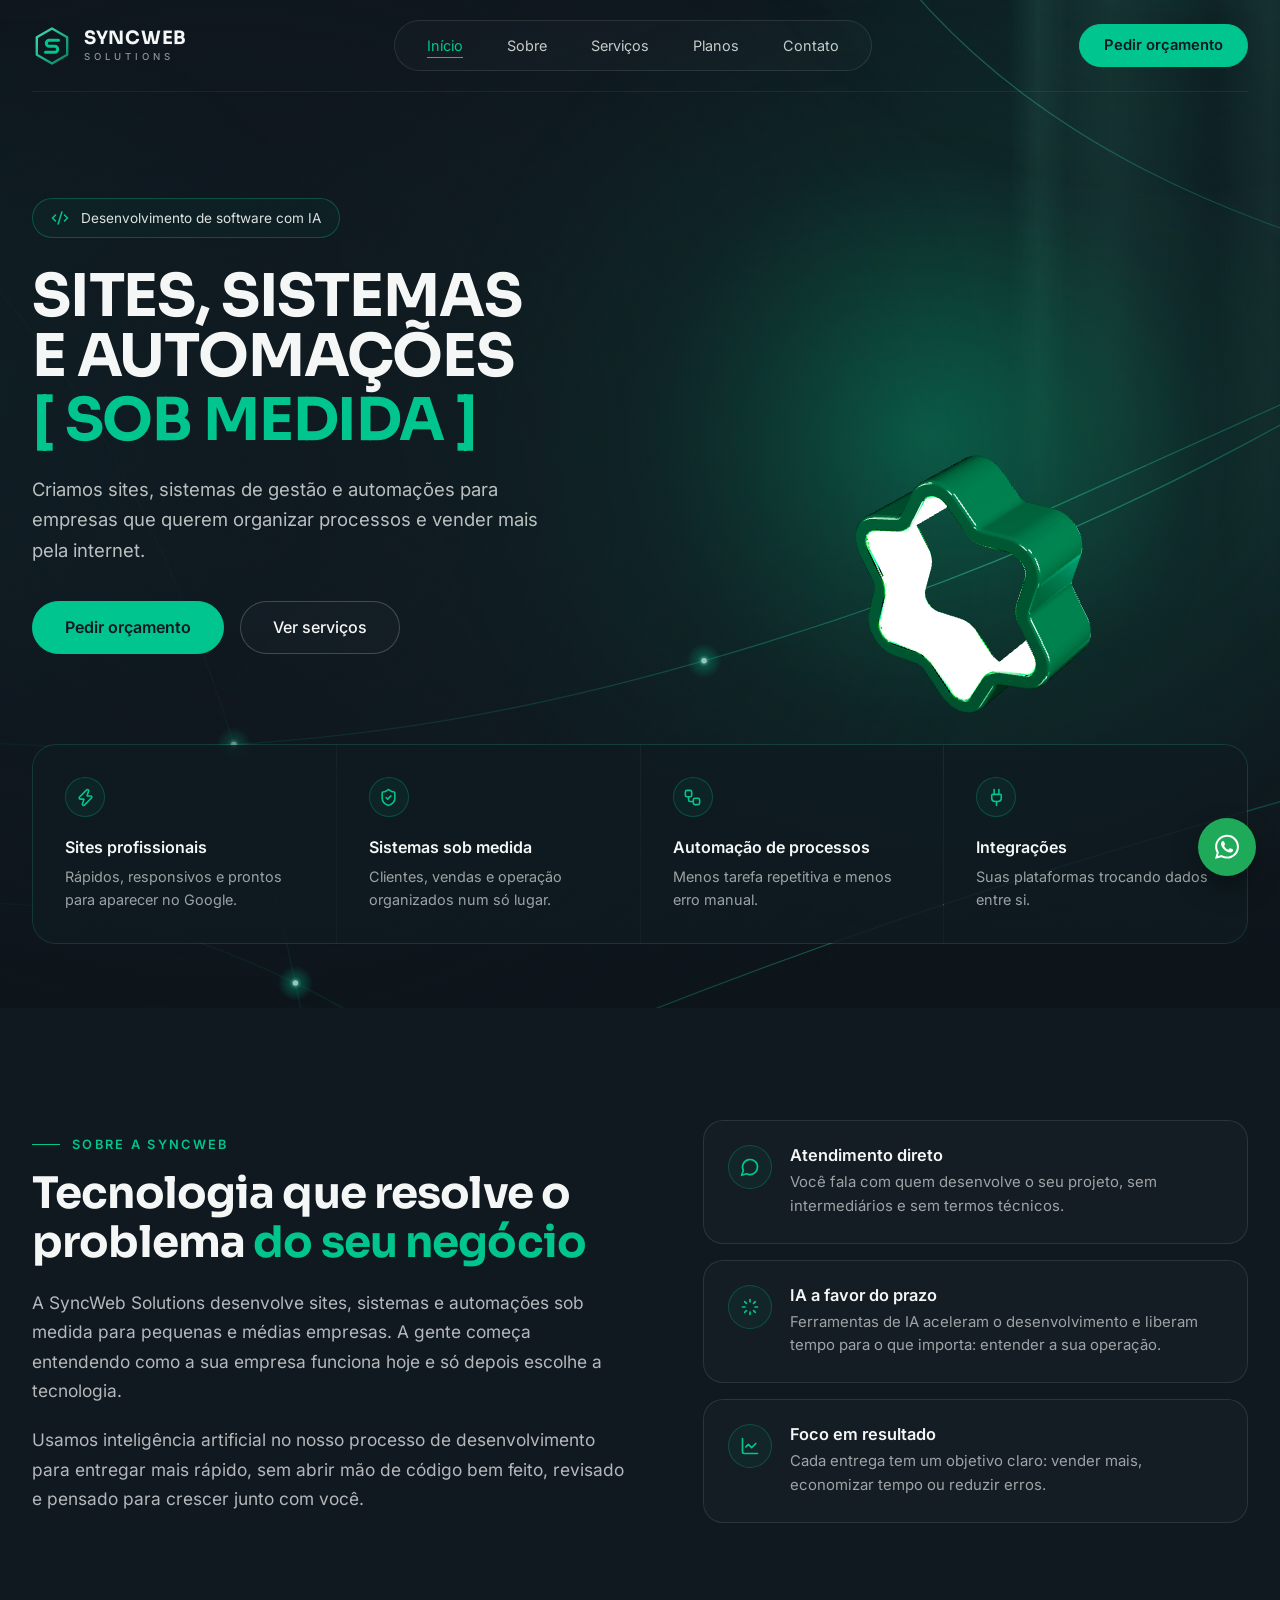
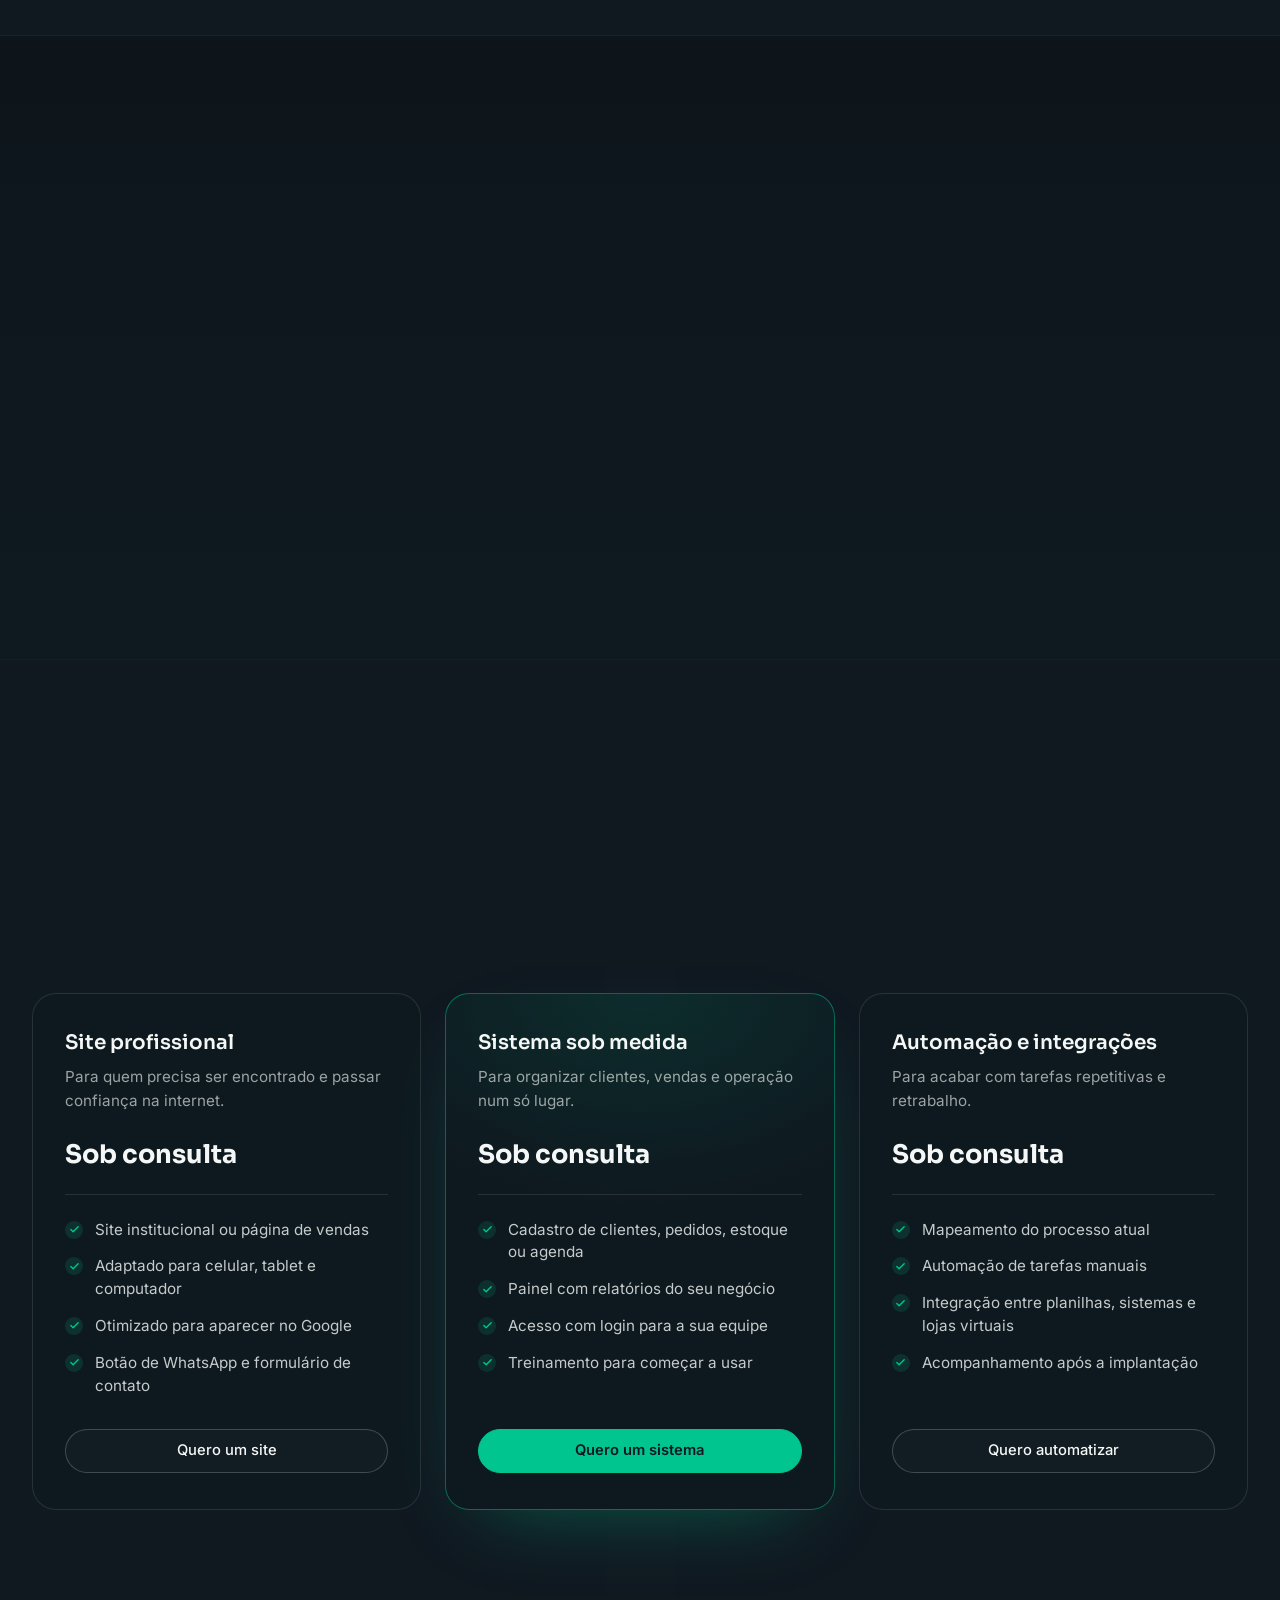
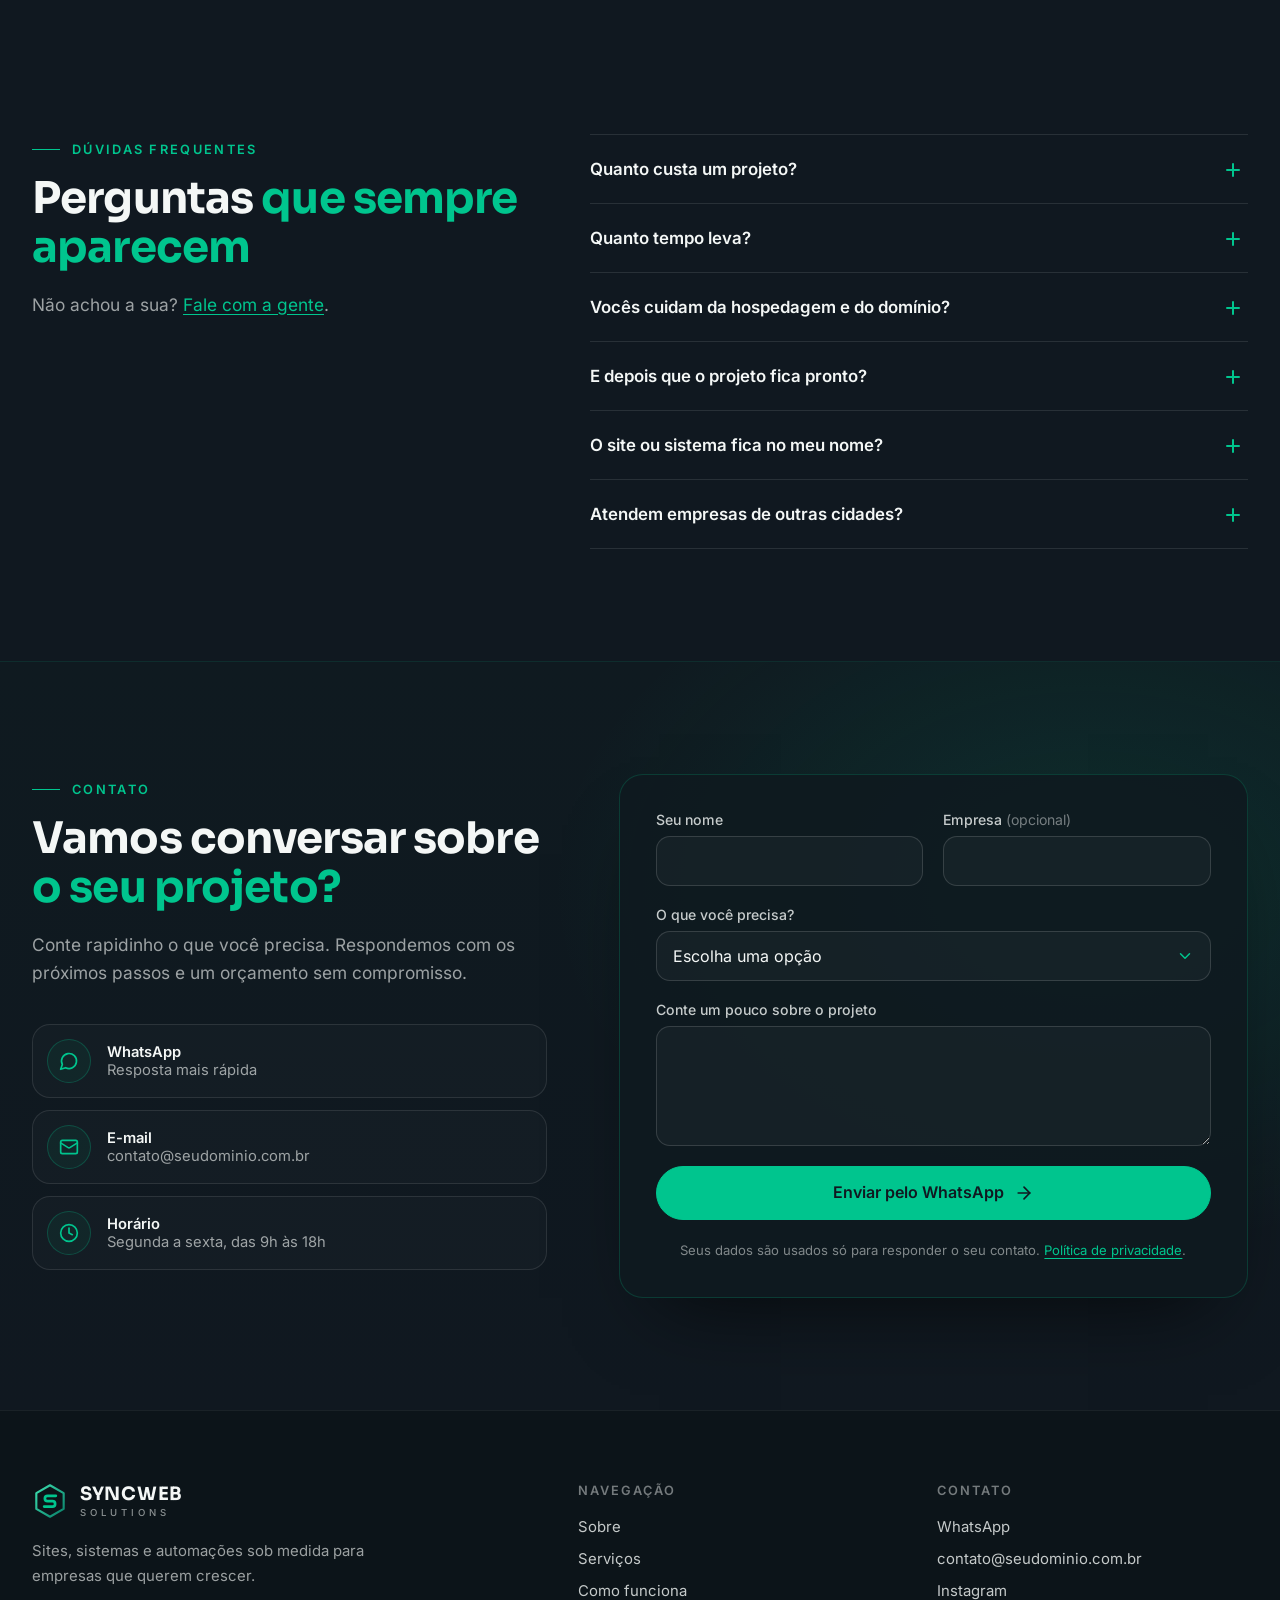
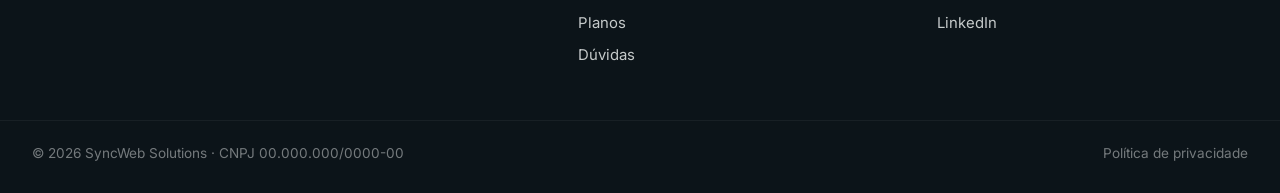
<file: index.html>
<!DOCTYPE html>
<html lang="pt-BR">
  <head>
    <meta charset="UTF-8" />
    <meta name="viewport" content="width=device-width, initial-scale=1" />
    <title>SyncWeb Solutions | Sites, sistemas e automações sob medida</title>
    <meta
      name="description"
      content="Criamos sites, sistemas de gestão e automações para empresas que querem organizar processos e vender mais pela internet."
    />
    <meta name="theme-color" content="#101820" />

    <!--
      TROCAR: substitua "https://www.seudominio.com.br" pelo domínio real do site
      aqui no <head>, no robots.txt e no sitemap.xml.
    -->
    <link rel="canonical" href="https://www.seudominio.com.br/" />

    <!-- Ícones -->
    <link rel="icon" href="favicon.svg" type="image/svg+xml" />
    <link rel="icon" href="favicon-32.png" type="image/png" sizes="32x32" />
    <link rel="apple-touch-icon" href="apple-touch-icon.png" />

    <!-- Compartilhamento (WhatsApp, LinkedIn, Facebook, X) -->
    <meta property="og:type" content="website" />
    <meta property="og:locale" content="pt_BR" />
    <meta property="og:site_name" content="SyncWeb Solutions" />
    <meta property="og:title" content="SyncWeb Solutions | Sites, sistemas e automações sob medida" />
    <meta
      property="og:description"
      content="Criamos sites, sistemas de gestão e automações para empresas que querem organizar processos e vender mais pela internet."
    />
    <meta property="og:url" content="https://www.seudominio.com.br/" />
    <meta property="og:image" content="https://www.seudominio.com.br/og-image.png" />
    <meta property="og:image:width" content="1200" />
    <meta property="og:image:height" content="630" />
    <meta property="og:image:alt" content="SyncWeb Solutions: sites, sistemas e automações sob medida" />
    <meta name="twitter:card" content="summary_large_image" />

    <!-- Dados estruturados para o Google -->
    <script type="application/ld+json">
      {
        "@context": "https://schema.org",
        "@type": "ProfessionalService",
        "name": "SyncWeb Solutions",
        "url": "https://www.seudominio.com.br/",
        "logo": "https://www.seudominio.com.br/apple-touch-icon.png",
        "image": "https://www.seudominio.com.br/og-image.png",
        "description": "Criamos sites, sistemas de gestão e automações para empresas que querem organizar processos e vender mais pela internet.",
        "areaServed": "BR",
        "email": "contato@seudominio.com.br",
        "telephone": "+55-00-00000-0000",
        "knowsAbout": ["Desenvolvimento de sites", "Sistemas de gestão", "Automação de processos", "Integrações"]
      }
    </script>

    <!-- Fontes: ficam na pasta /fonts (sem depender do Google Fonts) -->
    <link rel="preload" href="fonts/inter-latin.woff2" as="font" type="font/woff2" crossorigin />
    <link rel="preload" href="fonts/sora-latin.woff2" as="font" type="font/woff2" crossorigin />

    <link rel="stylesheet" href="style.css" />
    <!-- avisa o CSS que o JavaScript está ativo (animações de entrada) -->
    <script>document.documentElement.classList.add("js");</script>

    <!-- o three.js (objeto 3D) é carregado pelo script.js depois que a página aparece -->
    <script src="script.js" defer></script>

    <!--
      Estatísticas sem cookies (opcional). Crie uma conta no Plausible (plausible.io)
      ou Umami (umami.is) e descomente a linha correspondente:
      <script defer data-domain="seudominio.com.br" src="https://plausible.io/js/script.js"></script>
    -->
  </head>

  <body data-whatsapp="5500000000000">
    <!-- TROCAR: data-whatsapp acima = número com DDI + DDD, só dígitos (ex.: 5511987654321) -->
    <a class="pular" href="#conteudo">Pular para o conteúdo</a>

    <main>
      <section class="hero" id="inicio">
        <!-- ===================== FUNDO ANIMADO ===================== -->
        <div class="sw-backdrop" aria-hidden="true">
          <!-- iluminação difusa -->
          <div class="sw-depth" style="--d: 10; --ds: 0.18">
            <div class="sw-glow sw-glow--core"></div>
            <div class="sw-glow sw-glow--top"></div>
            <div class="sw-glow sw-glow--low"></div>
            <div class="sw-glow sw-glow--left"></div>
          </div>

          <!-- feixes de luz -->
          <div class="sw-depth" style="--d: 6; --ds: 0.1">
            <div class="sw-beam sw-beam--1"></div>
            <div class="sw-beam sw-beam--2"></div>
            <div class="sw-beam sw-beam--3"></div>
          </div>

          <!-- linhas, trilhas de luz e interseções -->
          <div class="sw-depth" style="--d: 16; --ds: 0.06">
            <svg class="sw-lines" viewBox="0 0 1440 900" preserveAspectRatio="xMidYMid slice">
              <defs>
                <linearGradient id="sw-line-grad" gradientUnits="userSpaceOnUse" x1="0" y1="0" x2="1440" y2="0">
                  <stop offset="0" stop-color="#00C58E" stop-opacity="0" />
                  <stop offset="0.28" stop-color="#00C58E" stop-opacity="0.35" />
                  <stop offset="0.7" stop-color="#3DE0B0" stop-opacity="0.8" />
                  <stop offset="1" stop-color="#00C58E" stop-opacity="0.25" />
                </linearGradient>
                <radialGradient id="sw-node-glow">
                  <stop offset="0" stop-color="#9BFFE2" stop-opacity="0.9" />
                  <stop offset="0.35" stop-color="#00C58E" stop-opacity="0.35" />
                  <stop offset="1" stop-color="#00C58E" stop-opacity="0" />
                </radialGradient>
              </defs>
              <g class="sw-lines__drift">
                <g class="sw-desk-only">
                  <path class="sw-line" d="M-40.0 110.0 C220.0 210.0 380.0 430.0 470.0 960.0" pathLength="1000" style="--o:0.32;--breathe:16s;--draw-delay:0.2s"/>
                  <path class="sw-trail sw-trail--halo" d="M-40.0 110.0 C220.0 210.0 380.0 430.0 470.0 960.0" pathLength="1000" style="--dur:15s;--delay:3s"/>
                  <path class="sw-trail" d="M-40.0 110.0 C220.0 210.0 380.0 430.0 470.0 960.0" pathLength="1000" style="--dur:15s;--delay:3s"/>
                  <path class="sw-trail sw-trail--head" d="M-40.0 110.0 C220.0 210.0 380.0 430.0 470.0 960.0" pathLength="1000" style="--dur:15s;--delay:3s"/>
                </g>
                <g>
                  <path class="sw-line" d="M-80.0 600.0 C300.0 680.0 560.0 640.0 820.0 560.0 C1080.0 480.0 1260.0 380.0 1520.0 210.0" pathLength="1000" style="--o:0.55;--breathe:12s;--draw-delay:0.5s"/>
                  <path class="sw-trail sw-trail--halo" d="M-80.0 600.0 C300.0 680.0 560.0 640.0 820.0 560.0 C1080.0 480.0 1260.0 380.0 1520.0 210.0" pathLength="1000" style="--dur:11s;--delay:0.8s"/>
                  <path class="sw-trail" d="M-80.0 600.0 C300.0 680.0 560.0 640.0 820.0 560.0 C1080.0 480.0 1260.0 380.0 1520.0 210.0" pathLength="1000" style="--dur:11s;--delay:0.8s"/>
                  <path class="sw-trail sw-trail--head" d="M-80.0 600.0 C300.0 680.0 560.0 640.0 820.0 560.0 C1080.0 480.0 1260.0 380.0 1520.0 210.0" pathLength="1000" style="--dur:11s;--delay:0.8s"/>
                </g>
                <g>
                  <path class="sw-line" d="M1010.0 470.0 C1180.0 393.3 1350.0 316.7 1520.0 240.0" pathLength="1000" style="--o:0.5;--breathe:14s;--draw-delay:0.9s"/>
                  <path class="sw-dot" d="M1010.0 470.0 C1180.0 393.3 1350.0 316.7 1520.0 240.0" pathLength="1000" style="--dur:8s;--delay:1.5s"/>
                </g>
                <g>
                  <path class="sw-line" d="M480.0 960.0 C780.0 820.0 1080.0 720.0 1520.0 610.0" pathLength="1000" style="--o:0.45;--breathe:18s;--draw-delay:0.7s"/>
                  <path class="sw-trail sw-trail--halo" d="M480.0 960.0 C780.0 820.0 1080.0 720.0 1520.0 610.0" pathLength="1000" style="--dur:13s;--delay:5s"/>
                  <path class="sw-trail" d="M480.0 960.0 C780.0 820.0 1080.0 720.0 1520.0 610.0" pathLength="1000" style="--dur:13s;--delay:5s"/>
                  <path class="sw-trail sw-trail--head" d="M480.0 960.0 C780.0 820.0 1080.0 720.0 1520.0 610.0" pathLength="1000" style="--dur:13s;--delay:5s"/>
                </g>
                <g>
                  <path class="sw-line" d="M880.0 -40.0 C990.0 150.0 1200.0 250.0 1520.0 300.0" pathLength="1000" style="--o:0.4;--breathe:15s;--draw-delay:1.1s"/>
                  <path class="sw-trail sw-trail--halo" d="M880.0 -40.0 C990.0 150.0 1200.0 250.0 1520.0 300.0" pathLength="1000" style="--dur:9.5s;--delay:7s"/>
                  <path class="sw-trail" d="M880.0 -40.0 C990.0 150.0 1200.0 250.0 1520.0 300.0" pathLength="1000" style="--dur:9.5s;--delay:7s"/>
                  <path class="sw-trail sw-trail--head" d="M880.0 -40.0 C990.0 150.0 1200.0 250.0 1520.0 300.0" pathLength="1000" style="--dur:9.5s;--delay:7s"/>
                  <path class="sw-dot" d="M880.0 -40.0 C990.0 150.0 1200.0 250.0 1520.0 300.0" pathLength="1000" style="--dur:19s;--delay:2s"/>
                </g>
                <g class="sw-desk-only">
                  <path class="sw-line" d="M-40.0 800.0 C240.0 720.0 430.0 790.0 640.0 960.0" pathLength="1000" style="--o:0.3;--breathe:13s;--draw-delay:0.4s"/>
                  <path class="sw-dot" d="M-40.0 800.0 C240.0 720.0 430.0 790.0 640.0 960.0" pathLength="1000" style="--dur:17s;--delay:4s"/>
                </g>
                <g class="sw-node sw-desk-only" style="--dur:4.5s;--delay:0.0s"><circle cx="396.4" cy="641.2" r="14" fill="url(#sw-node-glow)"/><circle cx="396.4" cy="641.2" r="2.2" fill="#C9FFF0"/></g>
                <g class="sw-node sw-desk-only" style="--dur:5.6s;--delay:-1.3s"><circle cx="445.5" cy="831.4" r="14" fill="url(#sw-node-glow)"/><circle cx="445.5" cy="831.4" r="2.2" fill="#C9FFF0"/></g>
                <g class="sw-node" style="--dur:6.7s;--delay:-2.6s"><circle cx="1356.1" cy="313.9" r="14" fill="url(#sw-node-glow)"/><circle cx="1356.1" cy="313.9" r="2.2" fill="#C9FFF0"/></g>
                <g class="sw-node" style="--dur:7.8s;--delay:-3.9s"><circle cx="1410.9" cy="280.1" r="14" fill="url(#sw-node-glow)"/><circle cx="1410.9" cy="280.1" r="2.2" fill="#C9FFF0"/></g>
                <g class="sw-node" style="--dur:4.5s;--delay:-5.2s"><circle cx="1424.8" cy="282.9" r="14" fill="url(#sw-node-glow)"/><circle cx="1424.8" cy="282.9" r="2.2" fill="#C9FFF0"/></g>
                <g class="sw-node" style="--dur:5.6s;--delay:-6.5s"><circle cx="771.2" cy="574.5" r="14" fill="url(#sw-node-glow)"/><circle cx="771.2" cy="574.5" r="2.2" fill="#C9FFF0"/></g>
                <g class="sw-node" style="--dur:6.7s;--delay:-7.8s"><circle cx="1386.1" cy="300.4" r="14" fill="url(#sw-node-glow)"/><circle cx="1386.1" cy="300.4" r="2.2" fill="#C9FFF0"/></g>
              </g>
            </svg>
          </div>

          <!-- partículas -->
          <div class="sw-depth" style="--d: 26; --ds: -0.08">
            <span class="sw-particle" style="left:92.2%;top:33.1%;--s:1.4px;--o:0.71;--dx:1px;--dur:13.0s;--delay:-13.5s"></span>
            <span class="sw-particle" style="left:25.7%;top:64.8%;--s:2.1px;--o:0.76;--dx:-10px;--dur:13.4s;--delay:-12.7s"></span>
            <span class="sw-particle" style="left:50.6%;top:64.7%;--s:1.8px;--o:0.81;--dx:12px;--dur:11.1s;--delay:-9.2s"></span>
            <span class="sw-particle" style="left:31.5%;top:61.5%;--s:2.0px;--o:0.81;--dx:16px;--dur:13.4s;--delay:-6.0s"></span>
            <span class="sw-particle" style="left:17.3%;top:22.2%;--s:1.5px;--o:0.56;--dx:-8px;--dur:18.4s;--delay:-10.0s"></span>
            <span class="sw-particle" style="left:90.1%;top:14.7%;--s:1.5px;--o:0.63;--dx:0px;--dur:13.8s;--delay:-3.5s"></span>
            <span class="sw-particle" style="left:6.2%;top:39.2%;--s:1.6px;--o:0.68;--dx:17px;--dur:14.6s;--delay:-3.0s"></span>
            <span class="sw-particle" style="left:61.6%;top:39.2%;--s:1.8px;--o:0.52;--dx:1px;--dur:15.5s;--delay:-4.2s"></span>
            <span class="sw-particle" style="left:22.3%;top:79.0%;--s:2.1px;--o:0.67;--dx:1px;--dur:14.5s;--delay:-12.4s"></span>
            <span class="sw-particle" style="left:19.9%;top:66.7%;--s:1.5px;--o:0.64;--dx:-6px;--dur:13.0s;--delay:-7.0s"></span>
            <span class="sw-particle" style="left:39.1%;top:18.9%;--s:2.5px;--o:0.39;--dx:-4px;--dur:11.4s;--delay:-1.4s"></span>
            <span class="sw-particle" style="left:12.8%;top:60.6%;--s:1.3px;--o:0.58;--dx:4px;--dur:11.2s;--delay:-16.6s"></span>
            <span class="sw-particle" style="left:39.6%;top:80.8%;--s:2.6px;--o:0.73;--dx:-9px;--dur:10.1s;--delay:-4.5s"></span>
            <span class="sw-particle" style="left:48.1%;top:59.3%;--s:1.4px;--o:0.72;--dx:-0px;--dur:16.2s;--delay:-4.3s"></span>
            <span class="sw-particle" style="left:13.4%;top:39.9%;--s:2.6px;--o:0.41;--dx:-0px;--dur:10.0s;--delay:-16.4s"></span>
            <span class="sw-particle" style="left:92.3%;top:11.7%;--s:2.6px;--o:0.44;--dx:19px;--dur:15.1s;--delay:-12.2s"></span>
          </div>

          <div class="sw-grain"></div>
          <div class="sw-scrim"></div>
        </div>

        <!-- ===================== CONTEÚDO ===================== -->
        <div class="hero__inner">
          <header class="nav">
            <a href="#inicio" class="marca" aria-label="SyncWeb Solutions, página inicial">
              <svg width="40" height="40" viewBox="0 0 40 40" aria-hidden="true">
                <defs>
                  <linearGradient id="sw-logo" x1="0" y1="0" x2="1" y2="1">
                    <stop offset="0" stop-color="#3DE0B0" />
                    <stop offset="1" stop-color="#087F68" />
                  </linearGradient>
                </defs>
                <path d="M20 2.5 35.2 11.25v17.5L20 37.5 4.8 28.75v-17.5Z" fill="none" stroke="url(#sw-logo)" stroke-width="2.4" stroke-linejoin="round" />
                <path d="M26.5 14.2h-9.2a3 3 0 0 0 0 6h5.4a3 3 0 0 1 0 6h-9.2" fill="none" stroke="#00C58E" stroke-width="3" stroke-linecap="round" stroke-linejoin="round" />
              </svg>
              <span>
                <span class="marca__nome">SYNCWEB</span>
                <span class="marca__sub">SOLUTIONS</span>
              </span>
            </a>

            <nav aria-label="Principal">
              <ul class="nav__links">
                <li><a href="#inicio" aria-current="page">Início</a></li>
                <li><a href="#sobre">Sobre</a></li>
                <li><a href="#servicos">Serviços</a></li>
                <li><a href="#planos">Planos</a></li>
                <li><a href="#contato">Contato</a></li>
              </ul>
            </nav>

            <div class="nav__acoes">
              <a href="#contato" class="btn btn--primario">Pedir orçamento</a>
            </div>

            <button type="button" class="nav__menu-btn" aria-expanded="false" aria-controls="menu-mobile" aria-label="Abrir menu">
              <svg class="icone icone-abrir" viewBox="0 0 24 24" aria-hidden="true"><path d="M4 5h16" /><path d="M4 12h16" /><path d="M4 19h16" /></svg>
              <svg class="icone icone-fechar" viewBox="0 0 24 24" aria-hidden="true"><path d="M18 6 6 18" /><path d="m6 6 12 12" /></svg>
            </button>

            <nav id="menu-mobile" class="nav__mobile" aria-label="Menu" hidden>
              <a href="#inicio">Início</a>
              <a href="#sobre">Sobre</a>
              <a href="#servicos">Serviços</a>
              <a href="#planos">Planos</a>
              <a href="#contato">Contato</a>
              <a href="#contato" class="btn btn--primario">Pedir orçamento</a>
            </nav>
          </header>

          <div class="hero__grid" id="conteudo" tabindex="-1">
            <div class="hero__conteudo">
              <p class="selo">
                <svg class="icone" viewBox="0 0 24 24" aria-hidden="true"><path d="m18 16 4-4-4-4" /><path d="m6 8-4 4 4 4" /><path d="m14.5 4-5 16" /></svg>
                Desenvolvimento de software com IA
              </p>

              <h1 class="hero__titulo">
                Sites, sistemas<br />e automações
                <span class="hero__titulo-destaque">[ sob medida ]</span>
              </h1>

              <p class="hero__texto">
                Criamos sites, sistemas de gestão e automações para empresas que querem organizar processos e vender
                mais pela internet.
              </p>

              <div class="hero__botoes">
                <a href="#contato" class="btn btn--primario btn--grande">Pedir orçamento</a>
                <a href="#servicos" class="btn btn--secundario btn--grande">Ver serviços</a>
              </div>
            </div>

            <!-- OBJETO 3D: o script.js cria o canvas dentro de .sw-star__canvas -->
            <div class="hero__visual">
              <div class="sw-star" id="sw-star" aria-hidden="true">
                <svg class="sw-star__fallback" viewBox="0 0 200 200">
                  <defs>
                    <linearGradient id="sw-star-fill" x1="0" y1="0" x2="1" y2="1">
                      <stop offset="0" stop-color="#7dffd6" />
                      <stop offset="0.45" stop-color="#00C58E" />
                      <stop offset="1" stop-color="#087F68" />
                    </linearGradient>
                    <radialGradient id="sw-star-core">
                      <stop offset="0" stop-color="#bfffe9" stop-opacity="0.9" />
                      <stop offset="0.5" stop-color="#00C58E" stop-opacity="0.25" />
                      <stop offset="1" stop-color="#00C58E" stop-opacity="0" />
                    </radialGradient>
                  </defs>
                  <circle cx="100" cy="100" r="62" fill="url(#sw-star-core)" />
                  <path fill="url(#sw-star-fill)" fill-rule="evenodd" d="M115.35 31.39 L112.61 28.39 L109.33 26.00 L105.60 24.39 L101.62 23.62 L97.55 23.67 L93.62 24.67 L89.96 26.42 L86.78 28.95 L84.16 32.06 L81.79 35.37 L79.41 38.68 L77.04 41.98 L74.66 45.29 L72.08 48.43 L68.50 50.28 L64.46 50.79 L60.41 51.19 L56.36 51.59 L52.31 51.99 L48.26 52.40 L44.29 53.27 L40.58 54.92 L37.32 57.34 L34.66 60.41 L32.68 63.96 L31.57 67.86 L31.26 71.91 L31.86 75.93 L33.24 79.75 L34.92 83.46 L36.60 87.17 L38.28 90.88 L39.95 94.59 L41.38 98.39 L41.19 102.42 L39.61 106.17 L37.93 109.88 L36.26 113.59 L34.58 117.30 L32.90 121.01 L31.68 124.88 L31.25 128.92 L31.72 132.96 L33.04 136.79 L35.12 140.28 L37.95 143.20 L41.30 145.49 L45.08 146.98 L49.08 147.69 L53.13 148.09 L57.19 148.49 L61.24 148.89 L65.29 149.30 L69.29 149.96 L72.69 152.14 L75.15 155.38 L77.52 158.69 L79.90 162.00 L82.27 165.31 L84.65 168.61 L87.39 171.61 L90.67 174.00 L94.40 175.61 L98.38 176.38 L102.45 176.33 L106.38 175.33 L110.04 173.58 L113.22 171.05 L115.84 167.94 L118.21 164.63 L120.59 161.32 L122.96 158.02 L125.34 154.71 L127.92 151.57 L131.50 149.72 L135.54 149.21 L139.59 148.81 L143.64 148.41 L147.69 148.01 L151.74 147.60 L155.71 146.73 L159.42 145.08 L162.68 142.66 L165.34 139.59 L167.32 136.04 L168.43 132.14 L168.74 128.09 L168.14 124.07 L166.76 120.25 L165.08 116.54 L163.40 112.83 L161.72 109.12 L160.05 105.41 L158.62 101.61 L158.81 97.58 L160.39 93.83 L162.07 90.12 L163.74 86.41 L165.42 82.70 L167.10 78.99 L168.32 75.12 L168.75 71.08 L168.28 67.04 L166.96 63.21 L164.88 59.72 L162.05 56.80 L158.70 54.51 L154.92 53.02 L150.92 52.31 L146.87 51.91 L142.81 51.51 L138.76 51.11 L134.71 50.70 L130.71 50.04 L127.31 47.86 L124.85 44.62 L122.48 41.31 L120.10 38.00 L117.73 34.69 Z M110.11 35.64 L108.11 33.42 L105.98 31.86 L103.61 30.84 L101.02 30.34 L98.43 30.37 L95.91 31.01 L93.54 32.14 L91.48 33.79 L89.49 36.20 L87.27 39.31 L84.90 42.61 L82.52 45.92 L80.01 49.41 L76.33 53.67 L70.49 56.72 L65.22 57.49 L61.08 57.91 L57.03 58.31 L52.97 58.71 L49.32 59.06 L46.40 59.68 L43.99 60.75 L41.91 62.29 L40.18 64.29 L38.91 66.54 L38.21 69.05 L38.00 71.66 L38.40 74.27 L39.50 77.20 L41.07 80.68 L42.75 84.39 L44.43 88.10 L46.19 92.01 L48.04 97.34 L47.77 103.91 L45.80 108.87 L44.08 112.66 L42.41 116.37 L40.73 120.08 L39.21 123.42 L38.28 126.26 L38.00 128.88 L38.30 131.46 L39.16 133.95 L40.48 136.18 L42.30 138.03 L44.46 139.52 L46.92 140.48 L50.01 141.00 L53.80 141.37 L57.85 141.77 L61.91 142.18 L66.18 142.60 L71.72 143.66 L77.28 147.19 L80.58 151.37 L83.01 154.75 L85.38 158.06 L87.76 161.37 L89.89 164.36 L91.89 166.58 L94.02 168.14 L96.39 169.16 L98.98 169.66 L101.57 169.63 L104.09 168.99 L106.46 167.86 L108.52 166.21 L110.51 163.80 L112.73 160.69 L115.10 157.39 L117.48 154.08 L119.99 150.59 L123.67 146.33 L129.51 143.28 L134.78 142.51 L138.92 142.09 L142.97 141.69 L147.03 141.29 L150.68 140.94 L153.60 140.32 L156.01 139.25 L158.09 137.71 L159.82 135.71 L161.09 133.46 L161.79 130.95 L162.00 128.34 L161.60 125.73 L160.50 122.80 L158.93 119.32 L157.25 115.61 L155.57 111.90 L153.81 107.99 L151.96 102.66 L152.23 96.09 L154.20 91.13 L155.92 87.34 L157.59 83.63 L159.27 79.92 L160.79 76.58 L161.72 73.74 L162.00 71.12 L161.70 68.54 L160.84 66.05 L159.52 63.82 L157.70 61.97 L155.54 60.48 L153.08 59.52 L149.99 59.00 L146.20 58.63 L142.15 58.23 L138.09 57.82 L133.82 57.40 L128.28 56.34 L122.72 52.81 L119.42 48.63 L116.99 45.25 L114.62 41.94 L112.24 38.63 Z" />
                </svg>
                <div class="sw-star__canvas"></div>
              </div>
            </div>
          </div>

          <section class="diferenciais" id="servicos" aria-labelledby="servicos-titulo">
            <h2 class="sr-only" id="servicos-titulo">Serviços</h2>
            <div class="diferencial">
              <span class="diferencial__icone">
                <svg class="icone" viewBox="0 0 24 24" aria-hidden="true"><path d="M15.914 4a1.5 1.5 0 00-2.474-1.561l-9 9A1.5 1.5 0 005.5 14h4.002a.5.5 0 01.471.666L8.086 20a1.5 1.5 0 002.475 1.56l9-9A1.5 1.5 0 0018.5 10h-3.997a.5.5 0 01-.472-.667z" /></svg>
              </span>
              <h3>Sites profissionais</h3>
              <p>Rápidos, responsivos e prontos para aparecer no Google.</p>
            </div>
            <div class="diferencial">
              <span class="diferencial__icone">
                <svg class="icone" viewBox="0 0 24 24" aria-hidden="true"><path d="M20 13c0 5-3.5 7.5-7.66 8.95a1 1 0 0 1-.67-.01C7.5 20.5 4 18 4 13V6a1 1 0 0 1 1-1c2 0 4.5-1.2 6.24-2.72a1.17 1.17 0 0 1 1.52 0C14.51 3.81 17 5 19 5a1 1 0 0 1 1 1z" /><path d="m9 12 2 2 4-4" /></svg>
              </span>
              <h3>Sistemas sob medida</h3>
              <p>Clientes, vendas e operação organizados num só lugar.</p>
            </div>
            <div class="diferencial">
              <span class="diferencial__icone">
                <svg class="icone" viewBox="0 0 24 24" aria-hidden="true"><rect width="8" height="8" x="3" y="3" rx="2" /><path d="M7 11v4a2 2 0 0 0 2 2h4" /><rect width="8" height="8" x="13" y="13" rx="2" /></svg>
              </span>
              <h3>Automação de processos</h3>
              <p>Menos tarefa repetitiva e menos erro manual.</p>
            </div>
            <div class="diferencial">
              <span class="diferencial__icone">
                <svg class="icone" viewBox="0 0 24 24" aria-hidden="true"><path d="M12 22v-5" /><path d="M15 8V2" /><path d="M17 8a1 1 0 0 1 1 1v4a4 4 0 0 1-4 4h-4a4 4 0 0 1-4-4V9a1 1 0 0 1 1-1z" /><path d="M9 8V2" /></svg>
              </span>
              <h3>Integrações</h3>
              <p>Suas plataformas trocando dados entre si.</p>
            </div>
          </section>
        </div>
      </section>

      <!-- ===================== SOBRE ===================== -->
      <section class="secao" id="sobre" aria-labelledby="sobre-titulo">
        <div class="secao__inner sobre">
          <div class="sobre__texto" data-revelar>
            <p class="secao__rotulo">Sobre a SyncWeb</p>
            <h2 class="secao__titulo" id="sobre-titulo">Tecnologia que resolve o problema <span>do seu negócio</span></h2>
            <!-- TROCAR: conte aqui quem está por trás da SyncWeb (nome, experiência, cidade) -->
            <p>
              A SyncWeb Solutions desenvolve sites, sistemas e automações sob medida para pequenas e médias empresas. A
              gente começa entendendo como a sua empresa funciona hoje e só depois escolhe a tecnologia.
            </p>
            <p>
              Usamos inteligência artificial no nosso processo de desenvolvimento para entregar mais rápido, sem abrir mão de
              código bem feito, revisado e pensado para crescer junto com você.
            </p>
          </div>

          <ul class="pilares" role="list">
            <li class="pilar" data-revelar>
              <span class="pilar__icone"><svg class="icone" viewBox="0 0 24 24" aria-hidden="true"><path d="M7.9 20A9 9 0 1 0 4 16.1L2 22Z" /></svg></span>
              <div>
                <h3>Atendimento direto</h3>
                <p>Você fala com quem desenvolve o seu projeto, sem intermediários e sem termos técnicos.</p>
              </div>
            </li>
            <li class="pilar" data-revelar>
              <span class="pilar__icone"><svg class="icone" viewBox="0 0 24 24" aria-hidden="true"><path d="M12 3v3" /><path d="M18.4 5.6l-2.1 2.1" /><path d="M21 12h-3" /><path d="M18.4 18.4l-2.1-2.1" /><path d="M12 21v-3" /><path d="M5.6 18.4l2.1-2.1" /><path d="M3 12h3" /><path d="M5.6 5.6l2.1 2.1" /></svg></span>
              <div>
                <h3>IA a favor do prazo</h3>
                <p>Ferramentas de IA aceleram o desenvolvimento e liberam tempo para o que importa: entender a sua operação.</p>
              </div>
            </li>
            <li class="pilar" data-revelar>
              <span class="pilar__icone"><svg class="icone" viewBox="0 0 24 24" aria-hidden="true"><path d="M3 3v16a2 2 0 0 0 2 2h16" /><path d="m19 9-5 5-4-4-3 3" /></svg></span>
              <div>
                <h3>Foco em resultado</h3>
                <p>Cada entrega tem um objetivo claro: vender mais, economizar tempo ou reduzir erros.</p>
              </div>
            </li>
          </ul>
        </div>
      </section>

      <!-- ===================== COMO FUNCIONA ===================== -->
      <section class="secao secao--alt" id="como-funciona" aria-labelledby="processo-titulo">
        <div class="secao__inner">
          <div class="secao__cabecalho" data-revelar>
            <p class="secao__rotulo">Como funciona</p>
            <h2 class="secao__titulo" id="processo-titulo">Do primeiro contato <span>à entrega</span></h2>
            <p class="secao__descricao">Um processo simples e transparente, com você acompanhando cada etapa.</p>
          </div>

          <ol class="etapas" role="list">
            <li class="etapa" data-revelar>
              <span class="etapa__numero">01</span>
              <h3>Conversa</h3>
              <p>Entendemos o seu negócio, o problema e o que você espera do projeto.</p>
            </li>
            <li class="etapa" data-revelar>
              <span class="etapa__numero">02</span>
              <h3>Proposta</h3>
              <p>Você recebe escopo, prazo e valor por escrito, sem surpresas.</p>
            </li>
            <li class="etapa" data-revelar>
              <span class="etapa__numero">03</span>
              <h3>Desenvolvimento</h3>
              <p>Construímos em etapas e mostramos o andamento para você validar.</p>
            </li>
            <li class="etapa" data-revelar>
              <span class="etapa__numero">04</span>
              <h3>Entrega</h3>
              <p>Publicamos, testamos tudo com você e explicamos como usar.</p>
            </li>
            <li class="etapa" data-revelar>
              <span class="etapa__numero">05</span>
              <h3>Suporte</h3>
              <p>Seguimos por perto para ajustes, melhorias e novas ideias.</p>
            </li>
          </ol>
        </div>
      </section>

      <!--
        ===================== PROJETOS (PORTFÓLIO) =====================
        Pronto para usar, mas escondido (atributo "hidden") até ter projetos reais.
        Para ativar: troque os textos entre [colchetes], coloque os prints em /img
        e apague o atributo hidden da <section> abaixo.
      -->
      <section class="secao" id="projetos" aria-labelledby="projetos-titulo" hidden>
        <div class="secao__inner">
          <div class="secao__cabecalho" data-revelar>
            <p class="secao__rotulo">Projetos</p>
            <h2 class="secao__titulo" id="projetos-titulo">Alguns trabalhos <span>recentes</span></h2>
          </div>
          <div class="projetos">
            <article class="projeto" data-revelar>
              <div class="projeto__imagem"><!-- <img src="img/projeto-1.webp" alt="[Descrição do print]" loading="lazy" width="800" height="500" /> --></div>
              <div class="projeto__corpo">
                <p class="projeto__tipo">[Site institucional]</p>
                <h3>[Nome do cliente]</h3>
                <p><strong>Problema:</strong> [o que o cliente precisava].</p>
                <p><strong>Resultado:</strong> [o que mudou depois do projeto].</p>
              </div>
            </article>
            <article class="projeto" data-revelar>
              <div class="projeto__imagem"></div>
              <div class="projeto__corpo">
                <p class="projeto__tipo">[Sistema de gestão]</p>
                <h3>[Nome do cliente]</h3>
                <p><strong>Problema:</strong> [o que o cliente precisava].</p>
                <p><strong>Resultado:</strong> [o que mudou depois do projeto].</p>
              </div>
            </article>
            <article class="projeto" data-revelar>
              <div class="projeto__imagem"></div>
              <div class="projeto__corpo">
                <p class="projeto__tipo">[Automação]</p>
                <h3>[Nome do cliente]</h3>
                <p><strong>Problema:</strong> [o que o cliente precisava].</p>
                <p><strong>Resultado:</strong> [o que mudou depois do projeto].</p>
              </div>
            </article>
          </div>
        </div>
      </section>

      <!-- ===================== PLANOS ===================== -->
      <section class="secao" id="planos" aria-labelledby="planos-titulo">
        <div class="secao__inner">
          <div class="secao__cabecalho" data-revelar>
            <p class="secao__rotulo">Planos</p>
            <h2 class="secao__titulo" id="planos-titulo">Escolha o ponto <span>de partida</span></h2>
            <p class="secao__descricao">
              Cada projeto é orçado sob medida. Os planos abaixo mostram o que normalmente entra em cada tipo de trabalho.
            </p>
          </div>

          <!-- TROCAR: se quiser mostrar preço, substitua "Sob consulta" por "a partir de R$ X" -->
          <div class="planos">
            <article class="plano" data-revelar>
              <h3 class="plano__nome">Site profissional</h3>
              <p class="plano__resumo">Para quem precisa ser encontrado e passar confiança na internet.</p>
              <p class="plano__preco">Sob consulta</p>
              <ul class="plano__itens" role="list">
                <li>Site institucional ou página de vendas</li>
                <li>Adaptado para celular, tablet e computador</li>
                <li>Otimizado para aparecer no Google</li>
                <li>Botão de WhatsApp e formulário de contato</li>
              </ul>
              <a href="#contato" class="btn btn--secundario" data-servico="Site profissional">Quero um site</a>
            </article>

            <article class="plano plano--destaque" data-revelar>
              <h3 class="plano__nome">Sistema sob medida</h3>
              <p class="plano__resumo">Para organizar clientes, vendas e operação num só lugar.</p>
              <p class="plano__preco">Sob consulta</p>
              <ul class="plano__itens" role="list">
                <li>Cadastro de clientes, pedidos, estoque ou agenda</li>
                <li>Painel com relatórios do seu negócio</li>
                <li>Acesso com login para a sua equipe</li>
                <li>Treinamento para começar a usar</li>
              </ul>
              <a href="#contato" class="btn btn--primario" data-servico="Sistema sob medida">Quero um sistema</a>
            </article>

            <article class="plano" data-revelar>
              <h3 class="plano__nome">Automação e integrações</h3>
              <p class="plano__resumo">Para acabar com tarefas repetitivas e retrabalho.</p>
              <p class="plano__preco">Sob consulta</p>
              <ul class="plano__itens" role="list">
                <li>Mapeamento do processo atual</li>
                <li>Automação de tarefas manuais</li>
                <li>Integração entre planilhas, sistemas e lojas virtuais</li>
                <li>Acompanhamento após a implantação</li>
              </ul>
              <a href="#contato" class="btn btn--secundario" data-servico="Automação e integrações">Quero automatizar</a>
            </article>
          </div>
        </div>
      </section>

      <!--
        ===================== DEPOIMENTOS =====================
        Escondido até ter depoimentos reais (com autorização do cliente).
        Para ativar: troque os textos e apague o atributo hidden.
      -->
      <section class="secao secao--alt" id="depoimentos" aria-labelledby="depoimentos-titulo" hidden>
        <div class="secao__inner">
          <div class="secao__cabecalho" data-revelar>
            <p class="secao__rotulo">Depoimentos</p>
            <h2 class="secao__titulo" id="depoimentos-titulo">Quem já trabalhou <span>com a gente</span></h2>
          </div>
          <div class="depoimentos">
            <figure class="depoimento" data-revelar>
              <blockquote><p>[Depoimento do cliente]</p></blockquote>
              <figcaption><strong>[Nome]</strong> [Cargo, Empresa]</figcaption>
            </figure>
            <figure class="depoimento" data-revelar>
              <blockquote><p>[Depoimento do cliente]</p></blockquote>
              <figcaption><strong>[Nome]</strong> [Cargo, Empresa]</figcaption>
            </figure>
            <figure class="depoimento" data-revelar>
              <blockquote><p>[Depoimento do cliente]</p></blockquote>
              <figcaption><strong>[Nome]</strong> [Cargo, Empresa]</figcaption>
            </figure>
          </div>
        </div>
      </section>

      <!-- ===================== PERGUNTAS FREQUENTES ===================== -->
      <!-- TROCAR: revise as respostas para refletir exatamente como a SyncWeb trabalha -->
      <section class="secao" id="duvidas" aria-labelledby="duvidas-titulo">
        <div class="secao__inner faq">
          <div class="secao__cabecalho" data-revelar>
            <p class="secao__rotulo">Dúvidas frequentes</p>
            <h2 class="secao__titulo" id="duvidas-titulo">Perguntas <span>que sempre aparecem</span></h2>
            <p class="secao__descricao">Não achou a sua? <a href="#contato">Fale com a gente</a>.</p>
          </div>

          <div class="faq__lista" data-revelar>
            <details class="faq__item">
              <summary>Quanto custa um projeto?</summary>
              <p>
                Depende do tamanho e do que precisa ser feito. Depois de uma conversa rápida, enviamos uma proposta com
                valor fechado. O orçamento é gratuito e sem compromisso.
              </p>
            </details>
            <details class="faq__item">
              <summary>Quanto tempo leva?</summary>
              <p>
                Um site costuma levar poucas semanas. Sistemas e automações variam conforme o escopo. O prazo vai escrito
                na proposta, antes de começarmos.
              </p>
            </details>
            <details class="faq__item">
              <summary>Vocês cuidam da hospedagem e do domínio?</summary>
              <p>
                Sim. Ajudamos a registrar o domínio, contratar a hospedagem e deixamos tudo configurado. Você não precisa
                entender de tecnologia.
              </p>
            </details>
            <details class="faq__item">
              <summary>E depois que o projeto fica pronto?</summary>
              <p>
                Oferecemos suporte e manutenção para correções, atualizações e melhorias. Você escolhe se quer um
                acompanhamento mensal ou chamar só quando precisar.
              </p>
            </details>
            <details class="faq__item">
              <summary>O site ou sistema fica no meu nome?</summary>
              <p>
                Sim. O domínio, as contas e o projeto ficam registrados em nome da sua empresa. Você não fica preso
                a nós.
              </p>
            </details>
            <details class="faq__item">
              <summary>Atendem empresas de outras cidades?</summary>
              <p>Sim. Todo o trabalho pode ser feito a distância, por videochamada e WhatsApp.</p>
            </details>
          </div>
        </div>
      </section>

      <!-- ===================== CONTATO ===================== -->
      <section class="secao secao--contato" id="contato" aria-labelledby="contato-titulo">
        <div class="secao__inner contato">
          <div class="contato__texto" data-revelar>
            <p class="secao__rotulo">Contato</p>
            <h2 class="secao__titulo" id="contato-titulo">Vamos conversar sobre <span>o seu projeto?</span></h2>
            <p class="secao__descricao">
              Conte rapidinho o que você precisa. Respondemos com os próximos passos e um orçamento sem compromisso.
            </p>

            <!-- TROCAR: e-mail e horário de atendimento -->
            <ul class="canais" role="list">
              <li>
                <a class="canal" href="#contato" data-whatsapp-link>
                  <span class="canal__icone"><svg class="icone" viewBox="0 0 24 24" aria-hidden="true"><path d="M7.9 20A9 9 0 1 0 4 16.1L2 22Z" /></svg></span>
                  <span><strong>WhatsApp</strong> Resposta mais rápida</span>
                </a>
              </li>
              <li>
                <a class="canal" href="mailto:contato@seudominio.com.br">
                  <span class="canal__icone"><svg class="icone" viewBox="0 0 24 24" aria-hidden="true"><rect width="20" height="16" x="2" y="4" rx="2" /><path d="m22 7-8.97 5.7a1.94 1.94 0 0 1-2.06 0L2 7" /></svg></span>
                  <span><strong>E-mail</strong> contato@seudominio.com.br</span>
                </a>
              </li>
              <li>
                <span class="canal">
                  <span class="canal__icone"><svg class="icone" viewBox="0 0 24 24" aria-hidden="true"><circle cx="12" cy="12" r="10" /><path d="M12 6v6l4 2" /></svg></span>
                  <span><strong>Horário</strong> Segunda a sexta, das 9h às 18h</span>
                </span>
              </li>
            </ul>
          </div>

          <!-- O formulário monta a mensagem e abre o WhatsApp: não precisa de servidor -->
          <form class="formulario" id="formulario-contato" novalidate data-revelar>
            <div class="campo">
              <label for="f-nome">Seu nome</label>
              <input id="f-nome" name="nome" type="text" autocomplete="name" required />
            </div>
            <div class="campo">
              <label for="f-empresa">Empresa <span class="campo__opcional">(opcional)</span></label>
              <input id="f-empresa" name="empresa" type="text" autocomplete="organization" />
            </div>
            <div class="campo">
              <label for="f-servico">O que você precisa?</label>
              <select id="f-servico" name="servico" required>
                <option value="">Escolha uma opção</option>
                <option>Site profissional</option>
                <option>Sistema sob medida</option>
                <option>Automação e integrações</option>
                <option>Ainda não sei, quero conversar</option>
              </select>
            </div>
            <div class="campo campo--largo">
              <label for="f-mensagem">Conte um pouco sobre o projeto</label>
              <textarea id="f-mensagem" name="mensagem" rows="4" required></textarea>
            </div>
            <p class="formulario__erro" id="formulario-erro" role="alert" hidden></p>
            <button type="submit" class="btn btn--primario btn--grande">
              Enviar pelo WhatsApp
              <svg class="icone" viewBox="0 0 24 24" aria-hidden="true"><path d="M5 12h14" /><path d="m12 5 7 7-7 7" /></svg>
            </button>
            <p class="formulario__aviso">
              Seus dados são usados só para responder o seu contato.
              <a href="politica-de-privacidade.html">Política de privacidade</a>.
            </p>
          </form>
        </div>
      </section>
    </main>

    <!-- ===================== RODAPÉ ===================== -->
    <footer class="rodape">
      <div class="rodape__inner">
        <div class="rodape__marca">
          <a href="#inicio" class="marca" aria-label="SyncWeb Solutions, voltar ao topo">
            <svg width="36" height="36" viewBox="0 0 40 40" aria-hidden="true">
              <path d="M20 2.5 35.2 11.25v17.5L20 37.5 4.8 28.75v-17.5Z" fill="none" stroke="url(#sw-logo)" stroke-width="2.4" stroke-linejoin="round" />
              <path d="M26.5 14.2h-9.2a3 3 0 0 0 0 6h5.4a3 3 0 0 1 0 6h-9.2" fill="none" stroke="#00C58E" stroke-width="3" stroke-linecap="round" stroke-linejoin="round" />
            </svg>
            <span>
              <span class="marca__nome">SYNCWEB</span>
              <span class="marca__sub">SOLUTIONS</span>
            </span>
          </a>
          <p>Sites, sistemas e automações sob medida para empresas que querem crescer.</p>
        </div>

        <nav class="rodape__coluna" aria-label="Rodapé">
          <h2>Navegação</h2>
          <ul role="list">
            <li><a href="#sobre">Sobre</a></li>
            <li><a href="#servicos">Serviços</a></li>
            <li><a href="#como-funciona">Como funciona</a></li>
            <li><a href="#planos">Planos</a></li>
            <li><a href="#duvidas">Dúvidas</a></li>
          </ul>
        </nav>

        <!-- TROCAR: links das redes sociais (apague as que não usar) -->
        <div class="rodape__coluna">
          <h2>Contato</h2>
          <ul role="list">
            <li><a href="#contato" data-whatsapp-link>WhatsApp</a></li>
            <li><a href="mailto:contato@seudominio.com.br">contato@seudominio.com.br</a></li>
            <li><a href="https://www.instagram.com/" rel="noopener" target="_blank">Instagram</a></li>
            <li><a href="https://www.linkedin.com/" rel="noopener" target="_blank">LinkedIn</a></li>
          </ul>
        </div>
      </div>

      <div class="rodape__base">
        <!-- TROCAR: razão social e CNPJ -->
        <p>© <span data-ano>2026</span> SyncWeb Solutions · CNPJ 00.000.000/0000-00</p>
        <p><a href="politica-de-privacidade.html">Política de privacidade</a></p>
      </div>
    </footer>

    <!-- botão flutuante de WhatsApp -->
    <a class="whatsapp-flutuante" href="#contato" data-whatsapp-link aria-label="Conversar no WhatsApp">
      <svg viewBox="0 0 32 32" aria-hidden="true"><path fill="currentColor" d="M16.04 3C9.04 3 3.35 8.68 3.35 15.68c0 2.24.59 4.42 1.7 6.35L3.25 28.6l6.73-1.77a12.66 12.66 0 0 0 6.06 1.54h.01c7 0 12.69-5.69 12.69-12.69 0-3.39-1.32-6.58-3.72-8.98A12.6 12.6 0 0 0 16.04 3Zm0 23.23h-.01c-1.89 0-3.75-.51-5.37-1.47l-.39-.23-4 1.05 1.07-3.9-.25-.4a10.5 10.5 0 0 1-1.61-5.6c0-5.82 4.74-10.55 10.57-10.55 2.82 0 5.47 1.1 7.46 3.1a10.48 10.48 0 0 1 3.09 7.46c0 5.82-4.74 10.54-10.56 10.54Zm5.79-7.9c-.32-.16-1.88-.93-2.17-1.03-.29-.11-.5-.16-.71.16-.21.32-.82 1.03-1 1.24-.19.21-.37.24-.69.08-.32-.16-1.34-.49-2.55-1.57-.94-.84-1.58-1.88-1.76-2.2-.19-.32-.02-.49.14-.65.14-.14.32-.37.48-.56.16-.19.21-.32.32-.53.11-.21.05-.4-.03-.56-.08-.16-.71-1.71-.98-2.35-.26-.62-.52-.53-.71-.54h-.61c-.21 0-.56.08-.85.4-.29.32-1.11 1.09-1.11 2.65s1.14 3.08 1.3 3.29c.16.21 2.24 3.42 5.43 4.8.76.33 1.35.52 1.81.67.76.24 1.45.21 2 .13.61-.09 1.88-.77 2.14-1.51.27-.74.27-1.38.19-1.51-.08-.13-.29-.21-.61-.37Z"/></svg>
    </a>
  </body>
</html>
</file>
<file: style.css>
/* =====================================================================
   SYNCWEB SOLUTIONS | style.css
   1. Tokens e base
   2. Layout da Hero (navegação, texto, botões, diferenciais)
   3. Fundo animado (gradientes, feixes, linhas, partículas)
   4. Objeto 3D
   5. Responsivo
   6. Reduzir movimento
   7. Navegação fixa ao rolar
   8. Seções da página (sobre, etapas, planos, dúvidas, contato...)
   9. Rodapé e WhatsApp flutuante
   10. Responsivo e movimento das seções
   ===================================================================== */

/* fontes locais (pasta /fonts). São fontes variáveis: um arquivo cobre todos os pesos */
@font-face {
  font-family: "Inter";
  font-style: normal;
  font-weight: 400 600;
  font-display: swap;
  src: url("fonts/inter-latin.woff2") format("woff2");
}
@font-face {
  font-family: "Sora";
  font-style: normal;
  font-weight: 600 700;
  font-display: swap;
  src: url("fonts/sora-latin.woff2") format("woff2");
}

/* ---------- 1. tokens e base ---------- */
:root {
  --grafite: #101820;
  --grafite-2: #202d35;
  --esmeralda: #00c58e;
  --esmeralda-escuro: #087f68;
  --gelo: #f4f7f6;
  --gelo-80: rgba(244, 247, 246, 0.8);
  --gelo-60: rgba(244, 247, 246, 0.62);
  --borda: rgba(255, 255, 255, 0.1);

  --fonte-titulo: "Sora", "Inter", system-ui, sans-serif;
  --fonte-texto: "Inter", system-ui, -apple-system, "Segoe UI", sans-serif;

  --largura: 1280px;
  --raio: 24px;
}

*,
*::before,
*::after {
  box-sizing: border-box;
}

html {
  scroll-behavior: smooth;
  scroll-padding-top: 96px; /* não esconder títulos atrás da navegação fixa */
  background: var(--grafite);
  color-scheme: dark;
  -webkit-text-size-adjust: 100%;
}

body {
  margin: 0;
  font-family: var(--fonte-texto);
  color: var(--gelo);
  background: var(--grafite);
  -webkit-font-smoothing: antialiased;
  -moz-osx-font-smoothing: grayscale;
}

a {
  color: inherit;
  text-decoration: none;
}

svg {
  display: block;
}

:focus-visible {
  outline: 2px solid var(--esmeralda);
  outline-offset: 3px;
  border-radius: 8px;
}

/* só para leitores de tela */
.sr-only {
  position: absolute !important;
  width: 1px;
  height: 1px;
  padding: 0;
  margin: -1px;
  overflow: hidden;
  clip: rect(0, 0, 0, 0);
  white-space: nowrap;
  border: 0;
}

/* link "Pular para o conteúdo": aparece só ao navegar pelo teclado */
.pular {
  position: fixed;
  left: 16px;
  top: 12px;
  z-index: 100;
  padding: 12px 20px;
  font-weight: 600;
  color: var(--grafite);
  background: var(--esmeralda);
  border-radius: 999px;
  transform: translateY(-160%);
  transition: transform 0.2s ease;
}
.pular:focus {
  transform: none;
}
#conteudo:focus {
  outline: none;
}

.icone {
  width: 20px;
  height: 20px;
  fill: none;
  stroke: currentColor;
  stroke-width: 2;
  stroke-linecap: round;
  stroke-linejoin: round;
  flex: none;
}

/* ---------- 2. layout da Hero ---------- */
.hero {
  position: relative;
  z-index: 2; /* mantém a navegação fixa por cima das outras seções */
  isolation: isolate;
  overflow: hidden;
  background: var(--grafite);
}

.hero__inner {
  position: relative;
  z-index: 1;
  max-width: var(--largura);
  margin: 0 auto;
  padding: 0 32px;
}

/* navegação */
.nav {
  position: relative;
  display: flex;
  align-items: center;
  justify-content: space-between;
  gap: 24px;
  padding: 20px 0;
  border-bottom: 1px solid rgba(255, 255, 255, 0.06);
}

.marca {
  display: flex;
  align-items: center;
  gap: 12px;
}
.marca__nome {
  display: block;
  font-family: var(--fonte-titulo);
  font-weight: 700;
  font-size: 1.15rem;
  letter-spacing: 0.04em;
  line-height: 1;
}
.marca__sub {
  display: block;
  margin-top: 5px;
  font-size: 0.6rem;
  font-weight: 500;
  letter-spacing: 0.42em;
  color: rgba(244, 247, 246, 0.55);
  line-height: 1;
}

.nav__links {
  display: flex;
  gap: 4px;
  margin: 0;
  padding: 6px 12px;
  list-style: none;
  border: 1px solid var(--borda);
  border-radius: 999px;
  background: rgba(255, 255, 255, 0.02);
}
.nav__links a {
  position: relative;
  display: block;
  padding: 10px 20px;
  font-size: 0.9rem;
  color: var(--gelo-80);
  border-radius: 999px;
  transition: color 0.25s ease;
}
.nav__links a:hover {
  color: var(--gelo);
}
.nav__links a[aria-current="page"] {
  color: var(--esmeralda);
}
.nav__links a[aria-current="page"]::after {
  content: "";
  position: absolute;
  left: 20px;
  right: 20px;
  bottom: 6px;
  height: 1px;
  background: var(--esmeralda);
}

.nav__acoes {
  display: flex;
  align-items: center;
  gap: 24px;
}

.nav__menu-btn {
  display: none;
  place-items: center;
  width: 44px;
  height: 44px;
  padding: 0;
  color: var(--gelo);
  background: transparent;
  border: 1px solid var(--borda);
  border-radius: 50%;
  cursor: pointer;
}
.nav__menu-btn .icone-fechar {
  display: none;
}
.nav__menu-btn[aria-expanded="true"] .icone-abrir {
  display: none;
}
.nav__menu-btn[aria-expanded="true"] .icone-fechar {
  display: block;
}

.nav__mobile {
  position: absolute;
  left: 0;
  right: 0;
  top: 100%;
  z-index: 20;
  margin-top: 8px;
  padding: 12px;
  background: rgba(32, 45, 53, 0.97);
  border: 1px solid var(--borda);
  border-radius: 18px;
  box-shadow: 0 30px 60px -20px rgba(0, 0, 0, 0.6);
}
.nav__mobile[hidden] {
  display: none;
}
.nav__mobile a:not(.btn) {
  display: block;
  padding: 13px 16px;
  color: rgba(244, 247, 246, 0.86);
  border-radius: 12px;
}
.nav__mobile a:not(.btn):hover {
  background: rgba(255, 255, 255, 0.05);
}
.nav__mobile .btn {
  width: 100%;
  justify-content: center;
  margin-top: 8px;
}

/* botões */
.btn {
  display: inline-flex;
  align-items: center;
  gap: 10px;
  padding: 12px 24px;
  font: inherit;
  font-size: 0.92rem;
  font-weight: 600;
  line-height: 1.2;
  border-radius: 999px;
  cursor: pointer;
  transition: background-color 0.25s ease, border-color 0.25s ease, box-shadow 0.35s ease, transform 0.2s ease;
}
.btn:active {
  transform: translateY(1px);
}
.btn--primario {
  color: var(--grafite);
  background: var(--esmeralda);
  border: 1px solid var(--esmeralda);
}
.btn--primario:hover {
  background: #1fd9a5;
  box-shadow: 0 0 0 6px rgba(0, 197, 142, 0.12), 0 10px 30px -8px rgba(0, 197, 142, 0.55);
}
.btn--secundario {
  color: var(--gelo);
  font-weight: 500;
  background: rgba(255, 255, 255, 0.02);
  border: 1px solid rgba(255, 255, 255, 0.2);
}
.btn--secundario:hover {
  border-color: rgba(0, 197, 142, 0.6);
  background: rgba(0, 197, 142, 0.06);
}
.btn--grande {
  padding: 16px 32px;
  font-size: 1rem;
}

/* conteúdo principal */
.hero__grid {
  display: grid;
  grid-template-columns: minmax(0, 1.02fr) minmax(0, 1fr);
  align-items: center;
  padding-top: 24px;
}

.hero__conteudo {
  max-width: 640px;
}

.selo {
  display: inline-flex;
  align-items: center;
  gap: 12px;
  margin: 0;
  padding: 10px 18px;
  font-size: 0.85rem;
  color: rgba(244, 247, 246, 0.9);
  border: 1px solid rgba(0, 197, 142, 0.3);
  border-radius: 999px;
  background: rgba(0, 197, 142, 0.04);
}
.selo .icone {
  width: 18px;
  height: 18px;
  color: var(--esmeralda);
}

.hero__titulo {
  margin: 28px 0 0;
  font-family: var(--fonte-titulo);
  font-weight: 700;
  font-size: clamp(2.35rem, 4.6vw, 4.3rem);
  line-height: 1.02;
  letter-spacing: -0.02em;
  text-transform: uppercase;
}
.hero__titulo-destaque {
  display: block;
  margin-top: 4px;
  color: var(--esmeralda);
}

.hero__texto {
  max-width: 34rem;
  margin: 24px 0 0;
  font-size: 1.15rem;
  line-height: 1.65;
  color: rgba(244, 247, 246, 0.75);
}

.hero__botoes {
  display: flex;
  flex-wrap: wrap;
  gap: 16px;
  margin-top: 36px;
}

.hero__visual {
  position: relative;
  height: 620px;
  margin-right: -48px;
}

/* faixa de diferenciais */
.diferenciais {
  display: grid;
  grid-template-columns: repeat(4, minmax(0, 1fr));
  gap: 1px;
  margin: 8px 0 64px;
  overflow: hidden;
  border: 1px solid rgba(0, 197, 142, 0.15);
  border-radius: var(--raio);
  background: rgba(255, 255, 255, 0.04);
}
.diferencial {
  padding: 32px;
  background: rgba(15, 26, 32, 0.86);
}
.diferencial__icone {
  display: grid;
  place-items: center;
  width: 40px;
  height: 40px;
  color: var(--esmeralda);
  border: 1px solid rgba(0, 197, 142, 0.25);
  border-radius: 50%;
  background: rgba(0, 197, 142, 0.06);
}
.diferencial__icone .icone {
  width: 19px;
  height: 19px;
}
.diferencial h3 {
  margin: 20px 0 0;
  font-size: 1rem;
  font-weight: 600;
}
.diferencial p {
  margin: 8px 0 0;
  font-size: 0.9rem;
  line-height: 1.6;
  color: var(--gelo-60);
}

/* ---------- 3. fundo animado ---------- */
/* Só usa transform, opacity e stroke-dashoffset: leve para a GPU. */
.sw-backdrop {
  --sw-focus-x: 70%; /* centro da iluminação (onde fica o objeto 3D) */
  --sw-focus-y: 44%;
  --sw-px: 0; /* posição do mouse (-1 a 1), escrita pelo script.js */
  --sw-py: 0;
  --sw-sy: 0; /* rolagem em px, escrita pelo script.js */

  position: absolute;
  inset: 0;
  z-index: 0;
  overflow: hidden;
  pointer-events: none;
  background:
    radial-gradient(90% 70% at var(--sw-focus-x) var(--sw-focus-y), #0f2a26 0%, rgba(16, 24, 32, 0) 70%),
    linear-gradient(180deg, #0e161d 0%, var(--grafite) 55%, #0c1419 100%);
}

/* cada camada tem uma profundidade (--d) diferente para o parallax */
.sw-depth {
  position: absolute;
  inset: -6%;
  transform: translate3d(
    calc(var(--sw-px) * var(--d, 10) * -1px),
    calc(var(--sw-py) * var(--d, 10) * -1px + var(--sw-sy) * var(--ds, 0) * 1px),
    0
  );
  transition: transform 1.6s cubic-bezier(0.16, 1, 0.3, 1);
  will-change: transform;
}

/* gradientes luminosos */
.sw-glow {
  position: absolute;
  border-radius: 50%;
  will-change: transform, opacity;
}
.sw-glow--core {
  /* luz difusa atrás do objeto 3D */
  width: min(78vmax, 1200px);
  aspect-ratio: 1;
  left: var(--sw-focus-x);
  top: var(--sw-focus-y);
  translate: -50% -50%;
  background: radial-gradient(
    closest-side,
    rgba(0, 197, 142, 0.34) 0%,
    rgba(0, 197, 142, 0.16) 32%,
    rgba(8, 127, 104, 0.08) 55%,
    rgba(8, 127, 104, 0) 100%
  );
  animation: sw-glow-core 8s ease-in-out infinite alternate; /* ciclo completo: 16 s */
}
.sw-glow--top {
  width: min(70vmax, 1000px);
  aspect-ratio: 1.3;
  right: -18%;
  top: -38%;
  background: radial-gradient(closest-side, rgba(61, 224, 176, 0.2), rgba(0, 197, 142, 0.06) 50%, rgba(0, 197, 142, 0) 100%);
  animation: sw-glow-top 9.5s ease-in-out -3s infinite alternate; /* 19 s */
}
.sw-glow--low {
  width: min(80vmax, 1200px);
  aspect-ratio: 2;
  left: 20%;
  bottom: -40%;
  background: radial-gradient(closest-side, rgba(8, 127, 104, 0.26), rgba(8, 127, 104, 0.08) 55%, rgba(8, 127, 104, 0) 100%);
  animation: sw-glow-low 10s ease-in-out -5s infinite alternate; /* 20 s */
}
.sw-glow--left {
  /* bem fraco, atrás do texto */
  width: min(60vmax, 820px);
  aspect-ratio: 1;
  left: -22%;
  top: 6%;
  background: radial-gradient(closest-side, rgba(0, 197, 142, 0.08), rgba(0, 197, 142, 0) 100%);
  animation: sw-glow-left 6.5s ease-in-out -2s infinite alternate; /* 13 s */
}

@keyframes sw-glow-core {
  0% { transform: translate3d(-3%, 2%, 0) scale(0.92); opacity: 0.8; }
  50% { transform: translate3d(1.5%, -2.5%, 0) scale(1.05); opacity: 1; }
  100% { transform: translate3d(4%, 1.5%, 0) scale(0.98); opacity: 0.88; }
}
@keyframes sw-glow-top {
  0% { transform: translate3d(0, 0, 0) scale(1); opacity: 0.7; }
  100% { transform: translate3d(-8%, 6%, 0) scale(1.12); opacity: 1; }
}
@keyframes sw-glow-low {
  0% { transform: translate3d(-6%, 0, 0) scale(1.05); opacity: 0.75; }
  100% { transform: translate3d(8%, -5%, 0) scale(0.94); opacity: 1; }
}
@keyframes sw-glow-left {
  0% { transform: translate3d(0, -3%, 0) scale(0.95); opacity: 0.6; }
  100% { transform: translate3d(5%, 4%, 0) scale(1.08); opacity: 1; }
}

/* feixes de luz no canto superior direito */
.sw-beam {
  position: absolute;
  top: -30%;
  height: 120%;
  transform-origin: 50% 0;
  background: linear-gradient(90deg, rgba(125, 255, 214, 0) 0%, rgba(125, 255, 214, 0.1) 50%, rgba(125, 255, 214, 0) 100%);
  -webkit-mask-image: linear-gradient(180deg, #000 0%, rgba(0, 0, 0, 0.6) 40%, transparent 80%);
  mask-image: linear-gradient(180deg, #000 0%, rgba(0, 0, 0, 0.6) 40%, transparent 80%);
  will-change: transform, opacity;
}
.sw-beam--1 { right: 10%; width: 16vw; --r0: 30deg; --r1: 34deg; animation: sw-beam 8.5s ease-in-out infinite alternate; }
.sw-beam--2 { right: 2%; width: 9vw; --r0: 36deg; --r1: 31deg; animation: sw-beam 7s ease-in-out -2.5s infinite alternate; }
.sw-beam--3 { right: 20%; width: 5vw; --r0: 26deg; --r1: 29deg; animation: sw-beam 9.5s ease-in-out -6s infinite alternate; }

@keyframes sw-beam {
  0% { transform: rotate(var(--r0)); opacity: 0.45; }
  100% { transform: rotate(var(--r1)); opacity: 1; }
}

/* linhas geométricas */
.sw-lines {
  position: absolute;
  inset: 0;
  width: 100%;
  height: 100%;
  overflow: visible;
}
.sw-lines__drift {
  animation: sw-lines-drift 10s ease-in-out infinite alternate; /* 20 s */
}
@keyframes sw-lines-drift {
  0% { transform: translate(-14px, 8px); }
  100% { transform: translate(16px, -10px); }
}

/* traço base: se desenha na abertura e depois "respira" */
.sw-line {
  fill: none;
  stroke: url(#sw-line-grad);
  stroke-width: 1;
  stroke-dasharray: 1000;
  stroke-dashoffset: 1000;
  opacity: var(--o, 0.4);
  animation:
    sw-line-draw 2.6s cubic-bezier(0.65, 0, 0.35, 1) var(--draw-delay, 0s) forwards,
    sw-line-breathe var(--breathe, 14s) ease-in-out calc(var(--draw-delay, 0s) + 2.6s) infinite;
}
@keyframes sw-line-draw {
  to { stroke-dashoffset: 0; }
}
@keyframes sw-line-breathe {
  0%, 100% { opacity: var(--o, 0.4); }
  50% { opacity: calc(var(--o, 0.4) * 0.45); }
}

/* trilha luminosa (cometa): halo largo + núcleo + cabeça */
.sw-trail {
  fill: none;
  stroke: #7dffd6;
  stroke-width: 1.4;
  stroke-linecap: round;
  stroke-dasharray: 70 1400;
  stroke-dashoffset: 70;
  opacity: 0;
  animation: sw-travel var(--dur, 11s) cubic-bezier(0.45, 0, 0.3, 1) var(--delay, 0s) infinite;
}
.sw-trail--halo {
  stroke: rgba(0, 197, 142, 0.35);
  stroke-width: 6;
}
.sw-trail--head {
  stroke: #e6fff7;
  stroke-width: 3;
  stroke-dasharray: 0.5 1600;
  stroke-dashoffset: 0;
  animation-name: sw-travel-head;
}
@keyframes sw-travel {
  0% { stroke-dashoffset: 70; opacity: 0; }
  8% { opacity: 1; }
  52% { opacity: 1; }
  62% { stroke-dashoffset: -1000; opacity: 0; }
  100% { stroke-dashoffset: -1000; opacity: 0; }
}
@keyframes sw-travel-head {
  0% { stroke-dashoffset: 0; opacity: 0; }
  8% { opacity: 1; }
  52% { opacity: 1; }
  62% { stroke-dashoffset: -1070; opacity: 0; }
  100% { stroke-dashoffset: -1070; opacity: 0; }
}

/* ponto de luz solitário, mais lento */
.sw-dot {
  fill: none;
  stroke: #c9fff0;
  stroke-width: 3.2;
  stroke-linecap: round;
  stroke-dasharray: 0.5 1600;
  stroke-dashoffset: 0;
  opacity: 0;
  animation: sw-dot var(--dur, 16s) linear var(--delay, 0s) infinite;
}
@keyframes sw-dot {
  0% { stroke-dashoffset: 0; opacity: 0; }
  10% { opacity: 0.9; }
  85% { opacity: 0.9; }
  100% { stroke-dashoffset: -1000; opacity: 0; }
}

/* brilho nos pontos de interseção */
.sw-node {
  transform-box: fill-box;
  transform-origin: center;
  animation: sw-node var(--dur, 5s) ease-in-out var(--delay, 0s) infinite;
}
@keyframes sw-node {
  0%, 100% { opacity: 0.35; transform: scale(0.75); }
  50% { opacity: 1; transform: scale(1.2); }
}

/* partículas */
.sw-particle {
  position: absolute;
  width: var(--s, 2px);
  height: var(--s, 2px);
  border-radius: 50%;
  background: #a8ffe6;
  box-shadow: 0 0 6px 1px rgba(0, 197, 142, 0.55);
  opacity: 0;
  animation: sw-rise var(--dur, 14s) linear var(--delay, 0s) infinite;
  will-change: transform, opacity;
}
@keyframes sw-rise {
  0% { transform: translate3d(0, 0, 0); opacity: 0; }
  15% { opacity: var(--o, 0.6); }
  80% { opacity: var(--o, 0.6); }
  100% { transform: translate3d(var(--dx, 0), -80px, 0); opacity: 0; }
}

/* acabamento: grão e véu de leitura atrás do texto */
.sw-grain {
  position: absolute;
  inset: 0;
  opacity: 0.06;
  mix-blend-mode: overlay;
  background-image: url("data:image/svg+xml,%3Csvg xmlns='http://www.w3.org/2000/svg' width='180' height='180'%3E%3Cfilter id='n'%3E%3CfeTurbulence type='fractalNoise' baseFrequency='.9' numOctaves='2' stitchTiles='stitch'/%3E%3C/filter%3E%3Crect width='100%25' height='100%25' filter='url(%23n)'/%3E%3C/svg%3E");
}
.sw-scrim {
  position: absolute;
  inset: 0;
  background: radial-gradient(60% 75% at 18% 48%, rgba(16, 24, 32, 0.72) 0%, rgba(16, 24, 32, 0.35) 55%, rgba(16, 24, 32, 0) 100%);
}

/* pausa tudo quando a Hero sai da tela (o script.js marca data-paused) */
.sw-backdrop[data-paused] *,
.sw-star[data-paused] * {
  animation-play-state: paused !important;
}

/* ---------- 4. objeto 3D ---------- */
.sw-star {
  position: relative;
  width: 100%;
  height: 100%;
}
.sw-star__canvas {
  position: absolute;
  inset: 0;
  opacity: 0;
  transition: opacity 1.2s ease;
}
.sw-star.is-ready .sw-star__canvas {
  opacity: 1;
}
/* estrela em SVG: aparece enquanto o 3D carrega, ou se o navegador não tiver WebGL */
.sw-star__fallback {
  position: absolute;
  left: 50%;
  top: 50%;
  width: min(68%, 440px);
  translate: -50% -50%;
  filter: drop-shadow(0 30px 40px rgba(0, 0, 0, 0.45)) drop-shadow(0 0 30px rgba(0, 197, 142, 0.35));
  opacity: 0;
  animation: sw-fallback-in 0.6s ease 0.4s forwards, sw-float 8s ease-in-out infinite;
  transition: opacity 0.8s ease;
}
.sw-star.is-ready .sw-star__fallback {
  opacity: 0 !important;
  animation: none;
}
.sw-star.is-failed .sw-star__fallback {
  opacity: 0.95;
  animation: sw-float 8s ease-in-out infinite;
}
@keyframes sw-fallback-in {
  to { opacity: 0.9; }
}
@keyframes sw-float {
  0%, 100% { transform: translate3d(0, 6px, 0) rotate(-1.5deg); }
  50% { transform: translate3d(0, -8px, 0) rotate(1.5deg); }
}

/* ---------- 5. responsivo ---------- */
@media (max-width: 1100px) {
  .nav__links a {
    padding: 10px 14px;
  }
  .nav__links a[aria-current="page"]::after {
    left: 14px;
    right: 14px;
  }
}

@media (max-width: 1023px) {
  .hero__inner {
    padding: 0 24px;
  }
  .nav__links,
  .nav__acoes {
    display: none;
  }
  .nav__menu-btn {
    display: grid;
  }
  .hero__grid {
    grid-template-columns: 1fr;
    padding-top: 56px;
  }
  .hero__visual {
    height: 430px;
    margin: 0 -24px;
  }
  .diferenciais {
    grid-template-columns: repeat(2, minmax(0, 1fr));
  }
  .sw-backdrop {
    --sw-focus-x: 50%;
    --sw-focus-y: 64%;
  }
  .sw-scrim {
    background: radial-gradient(95% 55% at 50% 24%, rgba(16, 24, 32, 0.72) 0%, rgba(16, 24, 32, 0) 100%);
  }
  .sw-beam--3 {
    display: none;
  }
}

@media (max-width: 640px) {
  .hero__inner {
    padding: 0 20px;
  }
  .hero__grid {
    padding-top: 44px;
  }
  .selo {
    font-size: 0.8rem;
    padding: 9px 14px;
  }
  .hero__texto {
    font-size: 1.05rem;
  }
  .btn--grande {
    padding: 15px 26px;
  }
  .hero__visual {
    height: 360px;
    margin: 0 -20px;
  }
  .diferenciais {
    grid-template-columns: 1fr;
    margin-bottom: 48px;
  }
  .diferencial {
    padding: 24px;
  }
}

@media (max-width: 767px) {
  .sw-desk-only,
  .sw-particle:nth-child(n + 9) {
    display: none;
  }
  .sw-beam--1 { width: 34vw; }
  .sw-beam--2 { width: 18vw; }
  .sw-lines__drift { animation-duration: 14s; }
}

/* ---------- 6. reduzir movimento ---------- */
@media (prefers-reduced-motion: reduce) {
  .sw-backdrop *,
  .sw-star *,
  .btn {
    animation: none !important;
    transition: none !important;
  }
  .sw-depth {
    transform: none !important;
  }
  .sw-line {
    stroke-dashoffset: 0;
  }
  .sw-trail,
  .sw-dot,
  .sw-particle {
    display: none;
  }
  .sw-star__fallback {
    opacity: 0.9;
  }
}

/* ---------- 7. navegação fixa ao rolar ----------
   O script.js adiciona .is-fixa quando a navegação original sai da tela. */
.nav.is-fixa {
  position: fixed;
  top: 0;
  left: 0;
  right: 0;
  z-index: 50;
  padding: 14px max(32px, calc((100% - var(--largura)) / 2 + 32px));
  background: rgba(16, 24, 32, 0.84);
  -webkit-backdrop-filter: blur(14px) saturate(140%);
  backdrop-filter: blur(14px) saturate(140%);
  border-bottom-color: var(--borda);
  box-shadow: 0 16px 40px -24px rgba(0, 0, 0, 0.7);
  animation: nav-descer 0.35s cubic-bezier(0.16, 1, 0.3, 1);
}
.nav.is-fixa .nav__mobile {
  left: 16px;
  right: 16px;
}
@keyframes nav-descer {
  from { transform: translateY(-100%); }
  to { transform: none; }
}

/* ---------- 8. seções da página ---------- */
.secao {
  position: relative;
  padding: 112px 0;
}
.secao--alt {
  background: linear-gradient(180deg, #0d151b 0%, #0f1a20 100%);
  border-top: 1px solid rgba(255, 255, 255, 0.04);
  border-bottom: 1px solid rgba(255, 255, 255, 0.04);
}
.secao__inner {
  max-width: var(--largura);
  margin: 0 auto;
  padding: 0 32px;
}
.secao__cabecalho {
  max-width: 640px;
  margin-bottom: 56px;
}
.secao__rotulo {
  display: inline-flex;
  align-items: center;
  gap: 12px;
  margin: 0;
  font-size: 0.8rem;
  font-weight: 600;
  letter-spacing: 0.18em;
  text-transform: uppercase;
  color: var(--esmeralda);
}
.secao__rotulo::before {
  content: "";
  width: 28px;
  height: 1px;
  background: var(--esmeralda);
}
.secao__titulo {
  margin: 18px 0 0;
  font-family: var(--fonte-titulo);
  font-weight: 700;
  font-size: clamp(1.9rem, 3.4vw, 2.9rem);
  line-height: 1.12;
  letter-spacing: -0.02em;
}
.secao__titulo span {
  color: var(--esmeralda);
}
.secao__descricao {
  margin: 18px 0 0;
  font-size: 1.08rem;
  line-height: 1.65;
  color: var(--gelo-60);
}
.secao__descricao a,
.formulario__aviso a,
.pagina a:not(.btn) {
  color: var(--esmeralda);
  text-decoration: underline;
  text-underline-offset: 3px;
}

/* sobre */
.sobre {
  display: grid;
  grid-template-columns: minmax(0, 1.1fr) minmax(0, 1fr);
  gap: 72px;
  align-items: center;
}
.sobre__texto p:not(.secao__rotulo) {
  margin: 20px 0 0;
  font-size: 1.08rem;
  line-height: 1.7;
  color: rgba(244, 247, 246, 0.72);
}
.pilares {
  display: grid;
  gap: 16px;
  margin: 0;
  padding: 0;
  list-style: none;
}
.pilar {
  display: flex;
  gap: 18px;
  padding: 24px;
  border: 1px solid var(--borda);
  border-radius: 20px;
  background: rgba(255, 255, 255, 0.02);
  transition: border-color 0.3s ease, background-color 0.3s ease;
}
.pilar:hover {
  border-color: rgba(0, 197, 142, 0.3);
  background: rgba(0, 197, 142, 0.03);
}
.pilar__icone,
.canal__icone {
  display: grid;
  place-items: center;
  flex: none;
  width: 44px;
  height: 44px;
  color: var(--esmeralda);
  border: 1px solid rgba(0, 197, 142, 0.25);
  border-radius: 50%;
  background: rgba(0, 197, 142, 0.06);
}
.pilar h3,
.etapa h3,
.projeto h3 {
  margin: 0;
  font-size: 1.02rem;
  font-weight: 600;
}
.pilar p,
.etapa p,
.projeto p {
  margin: 6px 0 0;
  font-size: 0.93rem;
  line-height: 1.6;
  color: var(--gelo-60);
}

/* como funciona */
.etapas {
  display: grid;
  grid-template-columns: repeat(5, minmax(0, 1fr));
  gap: 24px;
  margin: 0;
  padding: 0;
  list-style: none;
}
.etapa {
  position: relative;
  padding-top: 28px;
  border-top: 1px solid rgba(0, 197, 142, 0.25);
}
.etapa::before {
  /* ponto de luz sobre a linha */
  content: "";
  position: absolute;
  left: 0;
  top: -4px;
  width: 7px;
  height: 7px;
  border-radius: 50%;
  background: #c9fff0;
  box-shadow: 0 0 12px 2px rgba(0, 197, 142, 0.6);
}
.etapa__numero {
  display: block;
  margin-bottom: 14px;
  font-family: var(--fonte-titulo);
  font-size: 0.9rem;
  font-weight: 600;
  color: var(--esmeralda);
}

/* projetos */
.projetos,
.depoimentos {
  display: grid;
  grid-template-columns: repeat(3, minmax(0, 1fr));
  gap: 24px;
}
.projeto {
  overflow: hidden;
  border: 1px solid var(--borda);
  border-radius: var(--raio);
  background: rgba(255, 255, 255, 0.02);
}
.projeto__imagem {
  aspect-ratio: 16 / 10;
  background: linear-gradient(135deg, #12302a, #0d151b);
}
.projeto__imagem img {
  display: block;
  width: 100%;
  height: 100%;
  object-fit: cover;
}
.projeto__corpo {
  padding: 24px;
}
.projeto__tipo {
  margin: 0 0 8px !important;
  font-size: 0.78rem !important;
  font-weight: 600;
  letter-spacing: 0.12em;
  text-transform: uppercase;
  color: var(--esmeralda) !important;
}
.projeto strong {
  color: var(--gelo-80);
  font-weight: 600;
}

/* planos */
.planos {
  display: grid;
  grid-template-columns: repeat(3, minmax(0, 1fr));
  gap: 24px;
  align-items: stretch;
}
.plano {
  display: flex;
  flex-direction: column;
  padding: 36px 32px;
  border: 1px solid var(--borda);
  border-radius: var(--raio);
  background: rgba(15, 26, 32, 0.86);
}
.plano--destaque {
  border-color: rgba(0, 197, 142, 0.45);
  background:
    radial-gradient(120% 60% at 50% 0%, rgba(0, 197, 142, 0.12), rgba(0, 197, 142, 0) 70%),
    rgba(15, 26, 32, 0.92);
  box-shadow: 0 30px 80px -40px rgba(0, 197, 142, 0.45);
}
.plano__nome {
  margin: 0;
  font-family: var(--fonte-titulo);
  font-size: 1.25rem;
  font-weight: 600;
}
.plano__resumo {
  margin: 10px 0 0;
  font-size: 0.95rem;
  line-height: 1.6;
  color: var(--gelo-60);
}
.plano__preco {
  margin: 24px 0 0;
  padding-bottom: 24px;
  font-family: var(--fonte-titulo);
  font-size: 1.6rem;
  font-weight: 700;
  border-bottom: 1px solid var(--borda);
}
.plano__itens {
  flex: 1;
  display: grid;
  align-content: start;
  gap: 14px;
  margin: 24px 0 32px;
  padding: 0;
  list-style: none;
}
.plano__itens li {
  position: relative;
  padding-left: 30px;
  font-size: 0.95rem;
  line-height: 1.5;
  color: var(--gelo-80);
}
.plano__itens li::before {
  /* marcador de "check" */
  content: "";
  position: absolute;
  left: 0;
  top: 2px;
  width: 18px;
  height: 18px;
  border-radius: 50%;
  background: rgba(0, 197, 142, 0.14)
    url("data:image/svg+xml,%3Csvg xmlns='http://www.w3.org/2000/svg' viewBox='0 0 24 24' fill='none' stroke='%2300C58E' stroke-width='3' stroke-linecap='round' stroke-linejoin='round'%3E%3Cpath d='M20 6 9 17l-5-5'/%3E%3C/svg%3E")
    center / 11px no-repeat;
}
.plano .btn {
  justify-content: center;
}

/* depoimentos */
.depoimento {
  margin: 0;
  padding: 32px;
  border: 1px solid var(--borda);
  border-radius: var(--raio);
  background: rgba(255, 255, 255, 0.02);
}
.depoimento blockquote {
  margin: 0;
  font-size: 1.02rem;
  line-height: 1.7;
  color: var(--gelo-80);
}
.depoimento blockquote p {
  margin: 0;
}
.depoimento figcaption {
  margin-top: 20px;
  font-size: 0.9rem;
  color: var(--gelo-60);
}
.depoimento figcaption strong {
  display: block;
  color: var(--gelo);
}

/* dúvidas frequentes */
.faq {
  display: grid;
  grid-template-columns: minmax(0, 0.85fr) minmax(0, 1.15fr);
  gap: 72px;
  align-items: start;
}
.faq .secao__cabecalho {
  margin-bottom: 0;
}
.faq__lista {
  border-top: 1px solid var(--borda);
}
.faq__item {
  border-bottom: 1px solid var(--borda);
}
.faq__item summary {
  position: relative;
  padding: 24px 48px 24px 0;
  font-size: 1.05rem;
  font-weight: 600;
  cursor: pointer;
  list-style: none;
  transition: color 0.25s ease;
}
.faq__item summary::-webkit-details-marker {
  display: none;
}
.faq__item summary:hover {
  color: var(--esmeralda);
}
.faq__item summary::before,
.faq__item summary::after {
  /* sinal de + que vira – */
  content: "";
  position: absolute;
  right: 8px;
  top: 50%;
  width: 14px;
  height: 2px;
  border-radius: 2px;
  background: var(--esmeralda);
  transition: transform 0.3s ease;
}
.faq__item summary::after {
  transform: rotate(90deg);
}
.faq__item[open] summary::after {
  transform: rotate(0deg);
}
.faq__item p {
  margin: 0;
  padding: 0 48px 24px 0;
  line-height: 1.7;
  color: rgba(244, 247, 246, 0.7);
}

/* contato */
.secao--contato {
  overflow: hidden;
  background:
    radial-gradient(60% 70% at 85% 30%, rgba(0, 197, 142, 0.12), rgba(0, 197, 142, 0) 70%),
    linear-gradient(180deg, #0f1a20 0%, var(--grafite) 100%);
  border-top: 1px solid rgba(0, 197, 142, 0.12);
}
.contato {
  display: grid;
  grid-template-columns: minmax(0, 0.9fr) minmax(0, 1.1fr);
  gap: 72px;
  align-items: start;
}
.canais {
  display: grid;
  gap: 12px;
  margin: 36px 0 0;
  padding: 0;
  list-style: none;
}
.canal {
  display: flex;
  align-items: center;
  gap: 16px;
  padding: 14px 18px 14px 14px;
  border: 1px solid var(--borda);
  border-radius: 18px;
  background: rgba(255, 255, 255, 0.02);
  transition: border-color 0.25s ease, background-color 0.25s ease;
}
a.canal:hover {
  border-color: rgba(0, 197, 142, 0.4);
  background: rgba(0, 197, 142, 0.05);
}
.canal > span:last-child {
  font-size: 0.92rem;
  color: var(--gelo-60);
  overflow-wrap: anywhere;
}
.canal strong {
  display: block;
  font-weight: 600;
  color: var(--gelo);
}

.formulario {
  display: grid;
  grid-template-columns: repeat(2, minmax(0, 1fr));
  gap: 20px;
  padding: 36px;
  border: 1px solid rgba(0, 197, 142, 0.2);
  border-radius: var(--raio);
  background: rgba(15, 26, 32, 0.9);
  box-shadow: 0 40px 80px -40px rgba(0, 0, 0, 0.7);
}
.campo {
  display: grid;
  gap: 8px;
}
.campo--largo,
.formulario__erro,
.formulario__aviso,
.formulario .btn {
  grid-column: 1 / -1;
}
.campo:nth-child(3) {
  grid-column: 1 / -1;
}
.campo label {
  font-size: 0.88rem;
  font-weight: 500;
  color: var(--gelo-80);
}
.campo__opcional {
  font-weight: 400;
  color: rgba(244, 247, 246, 0.45);
}
.campo input,
.campo select,
.campo textarea {
  width: 100%;
  padding: 14px 16px;
  font: inherit;
  font-size: 1rem; /* 16px evita zoom automático no iPhone */
  color: var(--gelo);
  background: rgba(255, 255, 255, 0.03);
  border: 1px solid rgba(255, 255, 255, 0.14);
  border-radius: 14px;
  transition: border-color 0.25s ease, box-shadow 0.25s ease;
}
.campo textarea {
  resize: vertical;
  min-height: 120px;
}
.campo select {
  appearance: none;
  padding-right: 44px;
  background:
    url("data:image/svg+xml,%3Csvg xmlns='http://www.w3.org/2000/svg' viewBox='0 0 24 24' fill='none' stroke='%2300C58E' stroke-width='2' stroke-linecap='round' stroke-linejoin='round'%3E%3Cpath d='m6 9 6 6 6-6'/%3E%3C/svg%3E")
      right 16px center / 18px no-repeat,
    rgba(255, 255, 255, 0.03);
}
.campo select option {
  color: var(--gelo);
  background: var(--grafite-2);
}
.campo input:focus,
.campo select:focus,
.campo textarea:focus {
  outline: none;
  border-color: var(--esmeralda);
  box-shadow: 0 0 0 4px rgba(0, 197, 142, 0.15);
}
.campo [aria-invalid="true"] {
  border-color: #ff7a7a;
}
.formulario__erro {
  margin: 0;
  padding: 12px 16px;
  font-size: 0.9rem;
  color: #ffd2d2;
  background: rgba(255, 90, 90, 0.08);
  border: 1px solid rgba(255, 122, 122, 0.35);
  border-radius: 12px;
}
.formulario__erro[hidden] {
  display: none;
}
.formulario .btn {
  justify-content: center;
}
.formulario__aviso {
  margin: 0;
  font-size: 0.82rem;
  line-height: 1.6;
  color: rgba(244, 247, 246, 0.5);
  text-align: center;
}

/* ---------- 9. rodapé e WhatsApp flutuante ---------- */
.rodape {
  border-top: 1px solid rgba(255, 255, 255, 0.06);
  background: #0c1419;
}
.rodape__inner {
  display: grid;
  grid-template-columns: minmax(0, 1.6fr) repeat(2, minmax(0, 1fr));
  gap: 48px;
  max-width: var(--largura);
  margin: 0 auto;
  padding: 72px 32px 56px;
}
.rodape__marca p {
  max-width: 22rem;
  margin: 20px 0 0;
  font-size: 0.93rem;
  line-height: 1.65;
  color: var(--gelo-60);
}
.rodape__coluna h2 {
  margin: 0 0 18px;
  font-size: 0.8rem;
  font-weight: 600;
  letter-spacing: 0.16em;
  text-transform: uppercase;
  color: rgba(244, 247, 246, 0.45);
}
.rodape__coluna ul {
  display: grid;
  gap: 12px;
  margin: 0;
  padding: 0;
  list-style: none;
}
.rodape__coluna a {
  font-size: 0.93rem;
  color: var(--gelo-80);
  overflow-wrap: anywhere;
  transition: color 0.25s ease;
}
.rodape__coluna a:hover {
  color: var(--esmeralda);
}
.rodape__base {
  display: flex;
  flex-wrap: wrap;
  justify-content: space-between;
  gap: 12px 24px;
  max-width: var(--largura);
  margin: 0 auto;
  padding: 24px 32px 32px;
  font-size: 0.85rem;
  color: rgba(244, 247, 246, 0.45);
  border-top: 1px solid rgba(255, 255, 255, 0.05);
}
.rodape__base p {
  margin: 0;
}
.rodape__base a:hover {
  color: var(--esmeralda);
}

.whatsapp-flutuante {
  position: fixed;
  right: 24px;
  bottom: 24px;
  z-index: 40;
  display: grid;
  place-items: center;
  width: 58px;
  height: 58px;
  color: #fff;
  background: #1faa59; /* verde WhatsApp um pouco mais escuro: melhor contraste */
  border-radius: 50%;
  box-shadow: 0 12px 30px -8px rgba(0, 0, 0, 0.6), 0 0 0 0 rgba(37, 211, 102, 0.5);
  transition: transform 0.3s ease, opacity 0.3s ease, box-shadow 0.3s ease;
  animation: whatsapp-pulso 2.8s ease-out 3s 3;
}
.whatsapp-flutuante svg {
  width: 30px;
  height: 30px;
}
.whatsapp-flutuante:hover {
  transform: scale(1.06);
}
.whatsapp-flutuante.is-oculto {
  opacity: 0;
  transform: scale(0.8);
  pointer-events: none;
}
@keyframes whatsapp-pulso {
  0% { box-shadow: 0 12px 30px -8px rgba(0, 0, 0, 0.6), 0 0 0 0 rgba(37, 211, 102, 0.5); }
  70%, 100% { box-shadow: 0 12px 30px -8px rgba(0, 0, 0, 0.6), 0 0 0 16px rgba(37, 211, 102, 0); }
}

/* páginas simples (política de privacidade, 404) */
.pagina {
  max-width: 760px;
  margin: 0 auto;
  padding: 56px 32px 96px;
}
.pagina__topo {
  padding-bottom: 32px;
  border-bottom: 1px solid var(--borda);
}
.pagina h1 {
  margin: 48px 0 0;
  font-family: var(--fonte-titulo);
  font-size: clamp(2rem, 4vw, 2.8rem);
  line-height: 1.1;
}
.pagina h2 {
  margin: 40px 0 0;
  font-family: var(--fonte-titulo);
  font-size: 1.25rem;
}
.pagina p,
.pagina li {
  line-height: 1.75;
  color: rgba(244, 247, 246, 0.75);
}
.pagina--centro {
  display: grid;
  place-content: center;
  min-height: 100vh;
  text-align: center;
}
.pagina--centro .marca {
  justify-content: center;
}
.pagina__codigo {
  margin: 40px 0 0;
  font-family: var(--fonte-titulo);
  font-size: clamp(5rem, 16vw, 9rem);
  font-weight: 700;
  line-height: 1;
  color: var(--esmeralda);
  text-shadow: 0 0 60px rgba(0, 197, 142, 0.35);
}

/* ---------- 10. responsivo e movimento das seções ---------- */
/* animação de entrada: só quando o JavaScript está ativo */
.js [data-revelar] {
  opacity: 0;
  transform: translate3d(0, 28px, 0);
  transition: opacity 0.8s ease, transform 0.9s cubic-bezier(0.16, 1, 0.3, 1);
  transition-delay: var(--atraso, 0s);
}
.js [data-revelar].is-visivel {
  opacity: 1;
  transform: none;
}

@media (max-width: 1100px) {
  .etapas {
    grid-template-columns: repeat(3, minmax(0, 1fr));
    row-gap: 40px;
  }
}

@media (max-width: 1023px) {
  .secao {
    padding: 88px 0;
  }
  .secao__inner {
    padding: 0 24px;
  }
  .nav.is-fixa {
    padding: 12px 24px;
  }
  .sobre,
  .faq,
  .contato {
    grid-template-columns: 1fr;
    gap: 48px;
  }
  .planos,
  .projetos,
  .depoimentos {
    grid-template-columns: 1fr;
    max-width: 560px;
  }
  .rodape__inner {
    grid-template-columns: repeat(2, minmax(0, 1fr));
    padding: 56px 24px 40px;
  }
  .rodape__marca {
    grid-column: 1 / -1;
  }
  .rodape__base {
    padding: 24px 24px 96px; /* espaço para o botão do WhatsApp */
  }
}

@media (max-width: 640px) {
  html {
    scroll-padding-top: 80px;
  }
  .secao {
    padding: 72px 0;
  }
  .secao__inner {
    padding: 0 20px;
  }
  .nav.is-fixa {
    padding: 10px 20px;
  }
  .secao__cabecalho {
    margin-bottom: 40px;
  }
  .etapas {
    grid-template-columns: 1fr;
    row-gap: 32px;
  }
  .plano {
    padding: 28px 24px;
  }
  .formulario {
    grid-template-columns: 1fr;
    padding: 24px 20px;
  }
  .faq__item summary {
    padding-right: 40px;
  }
  .faq__item p {
    padding-right: 0;
  }
  .rodape__inner {
    grid-template-columns: 1fr;
    padding: 48px 20px 32px;
  }
  .rodape__base {
    padding: 24px 20px 96px;
  }
  .whatsapp-flutuante {
    right: 16px;
    bottom: 16px;
    width: 54px;
    height: 54px;
  }
  .pagina {
    padding: 40px 20px 80px;
  }
}

@media (prefers-reduced-motion: reduce) {
  html {
    scroll-behavior: auto;
  }
  .js [data-revelar] {
    opacity: 1;
    transform: none;
    transition: none;
  }
  .nav.is-fixa,
  .whatsapp-flutuante {
    animation: none;
  }
  .faq__item summary::after,
  .whatsapp-flutuante {
    transition: none;
  }
}
</file>
